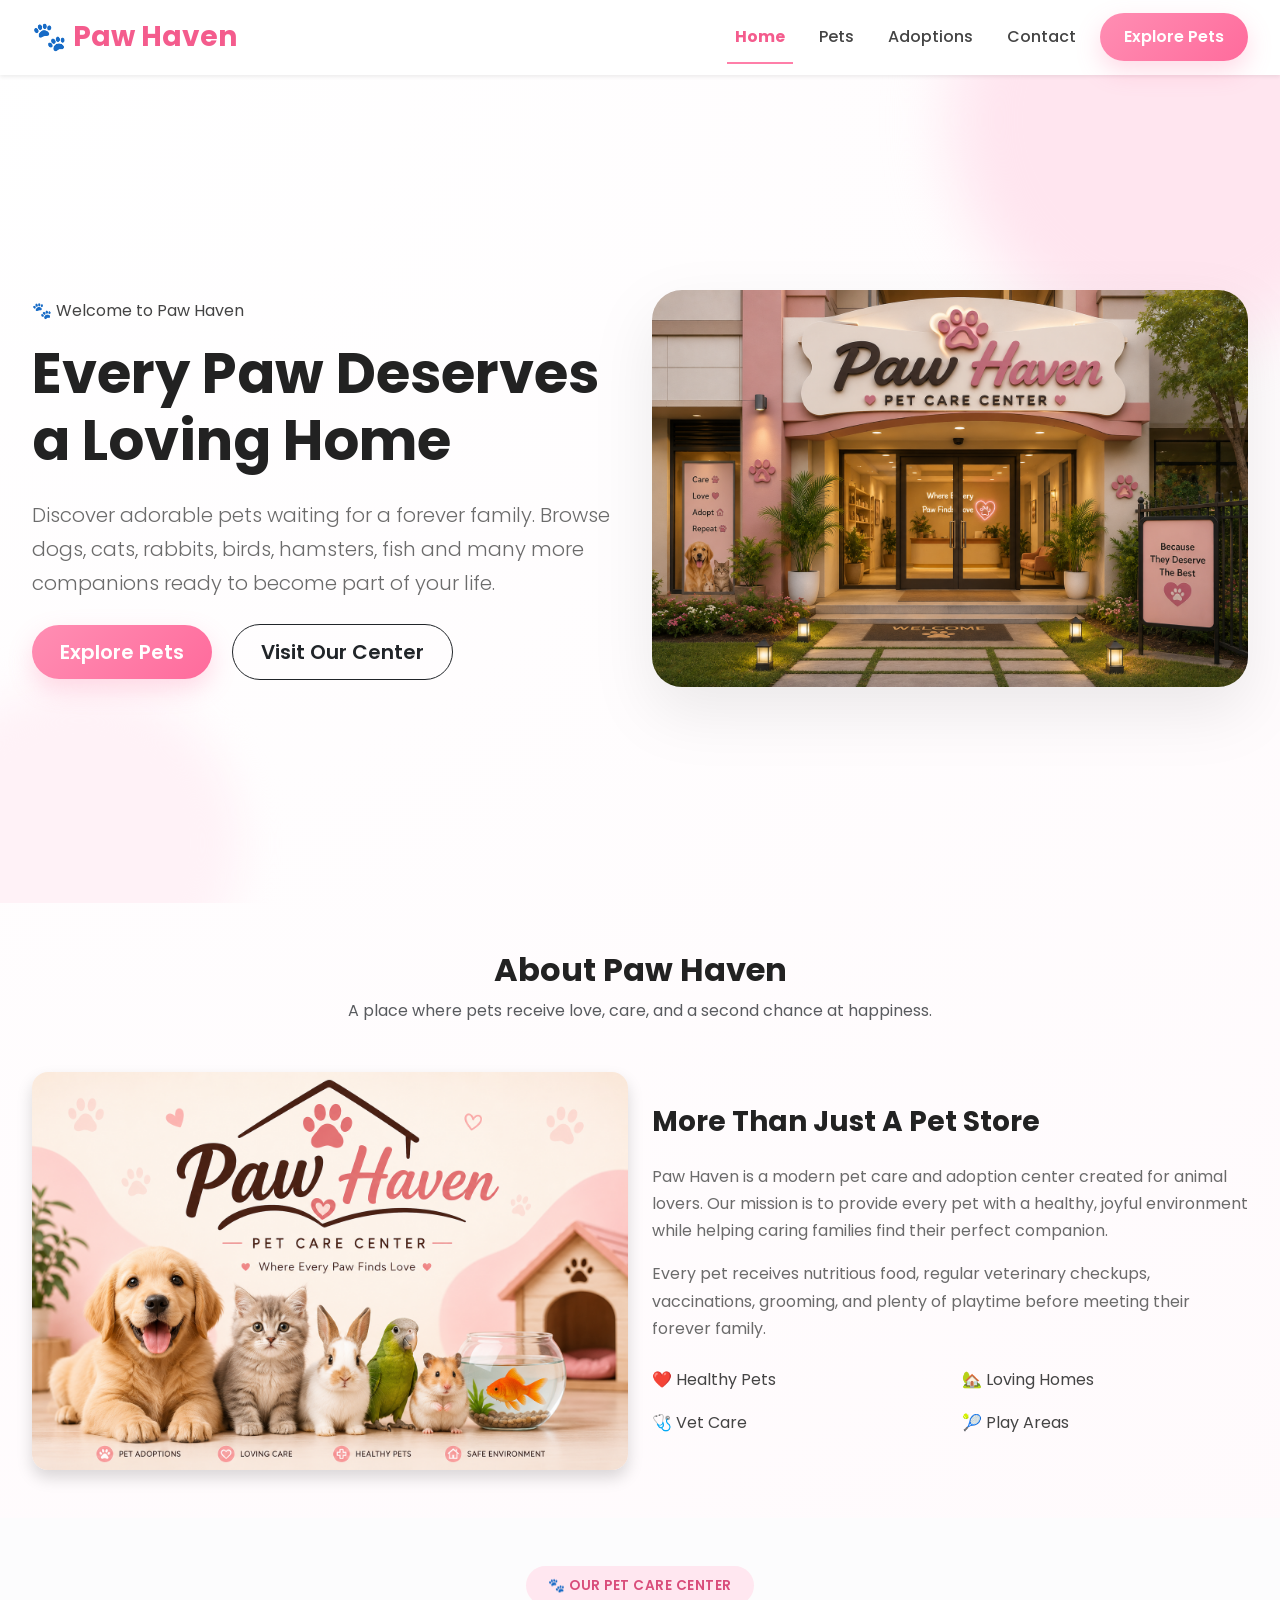
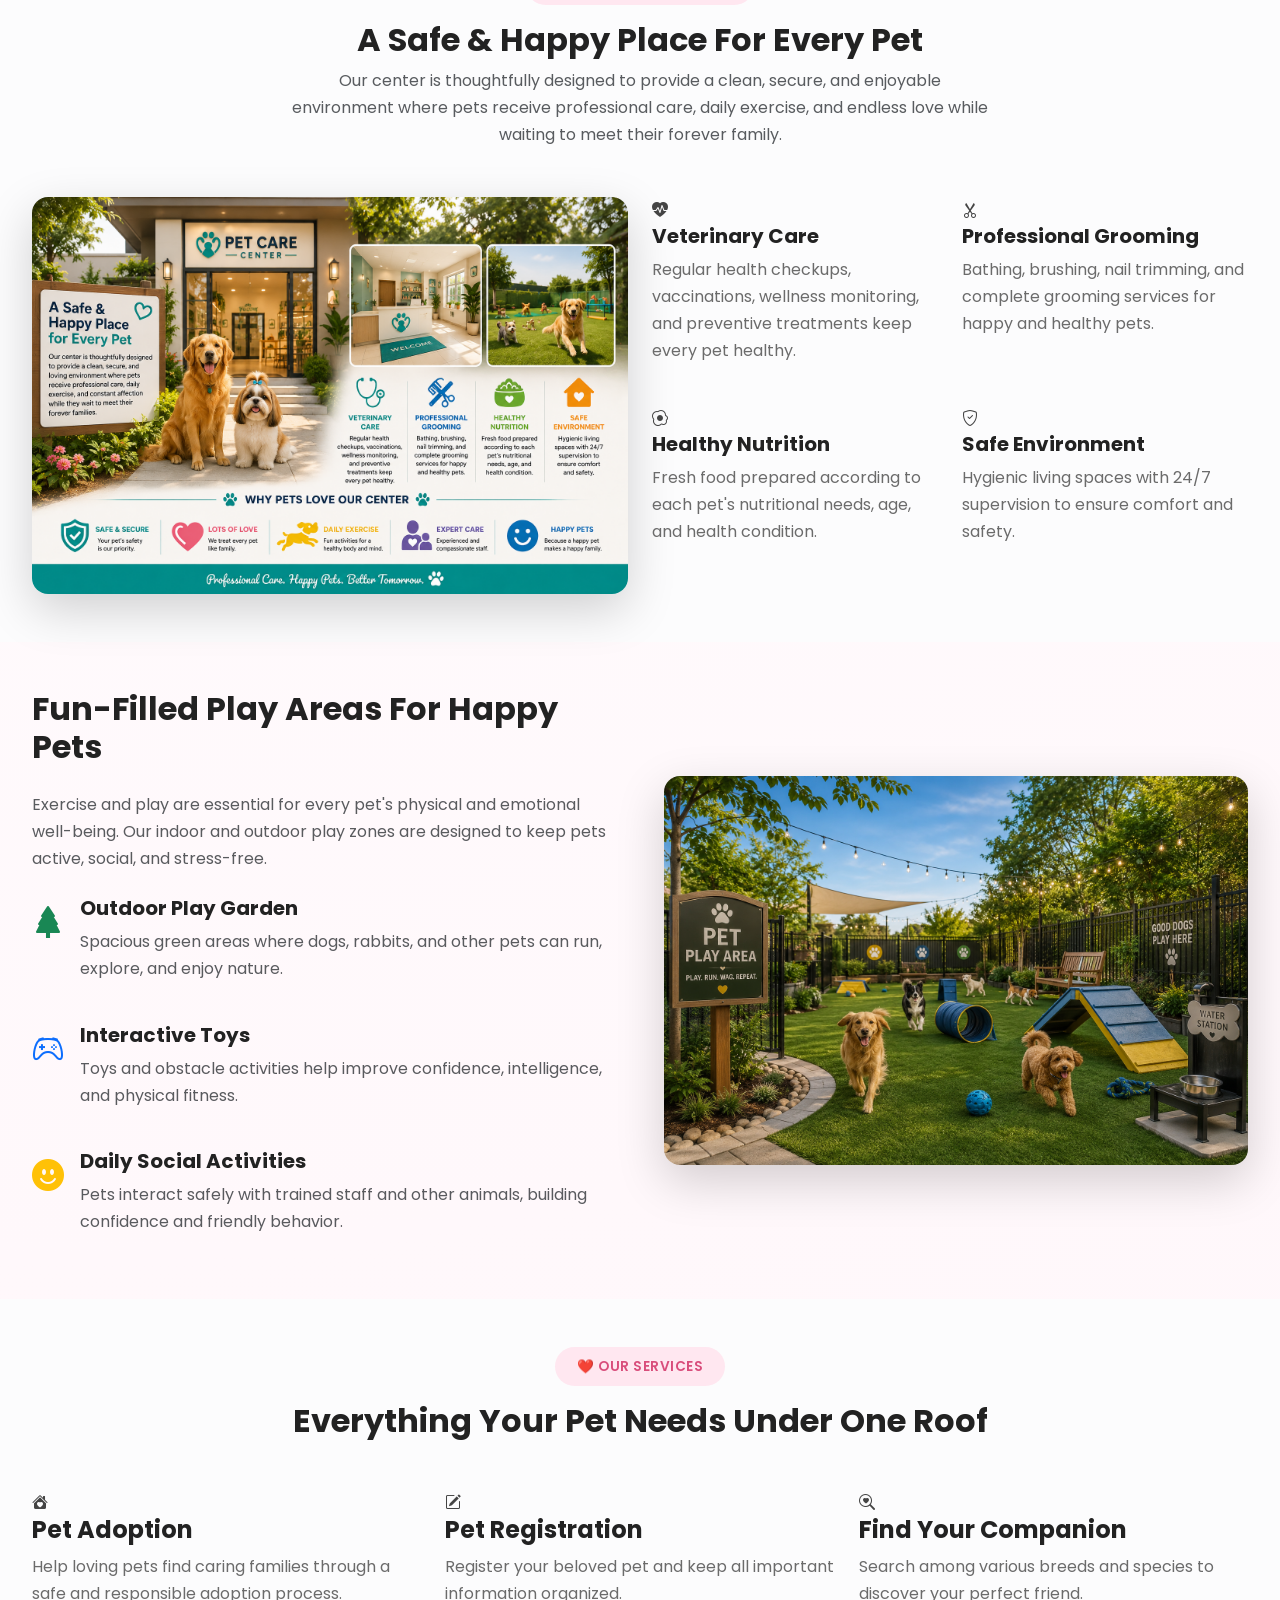
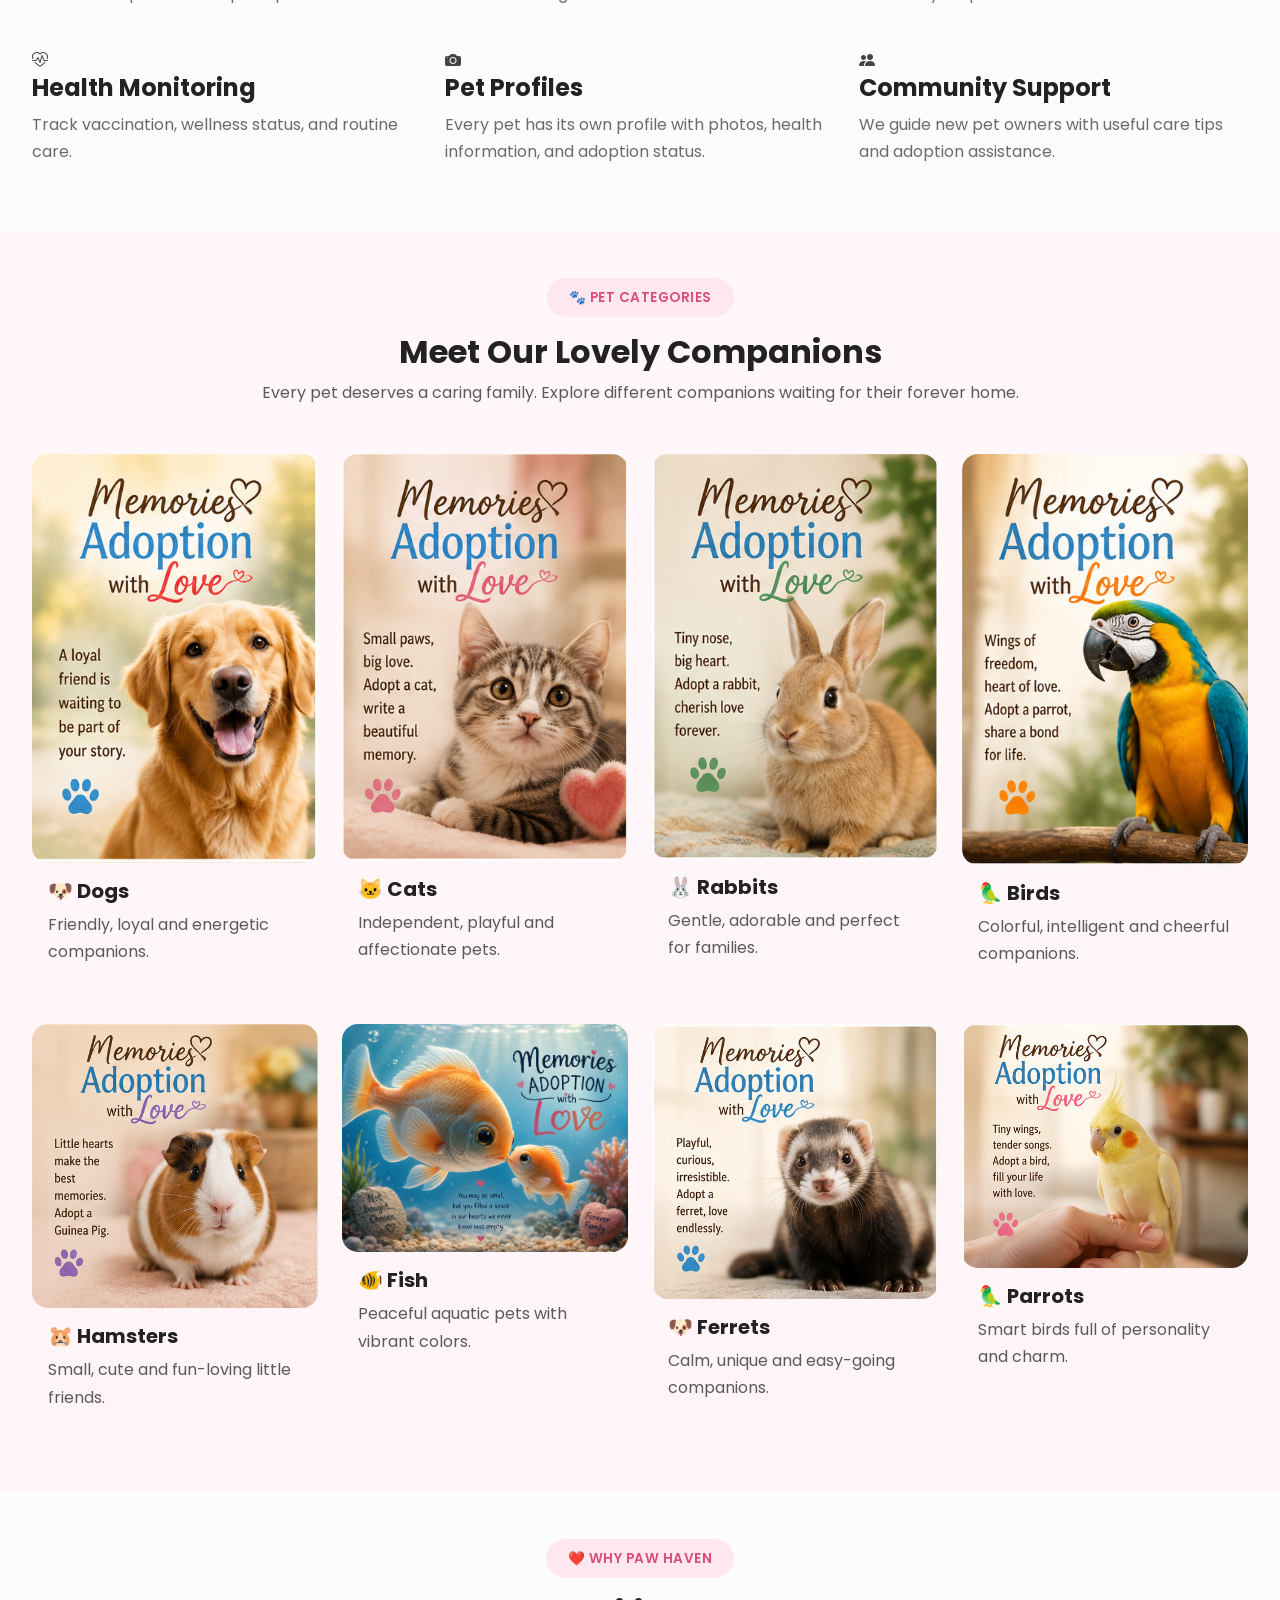
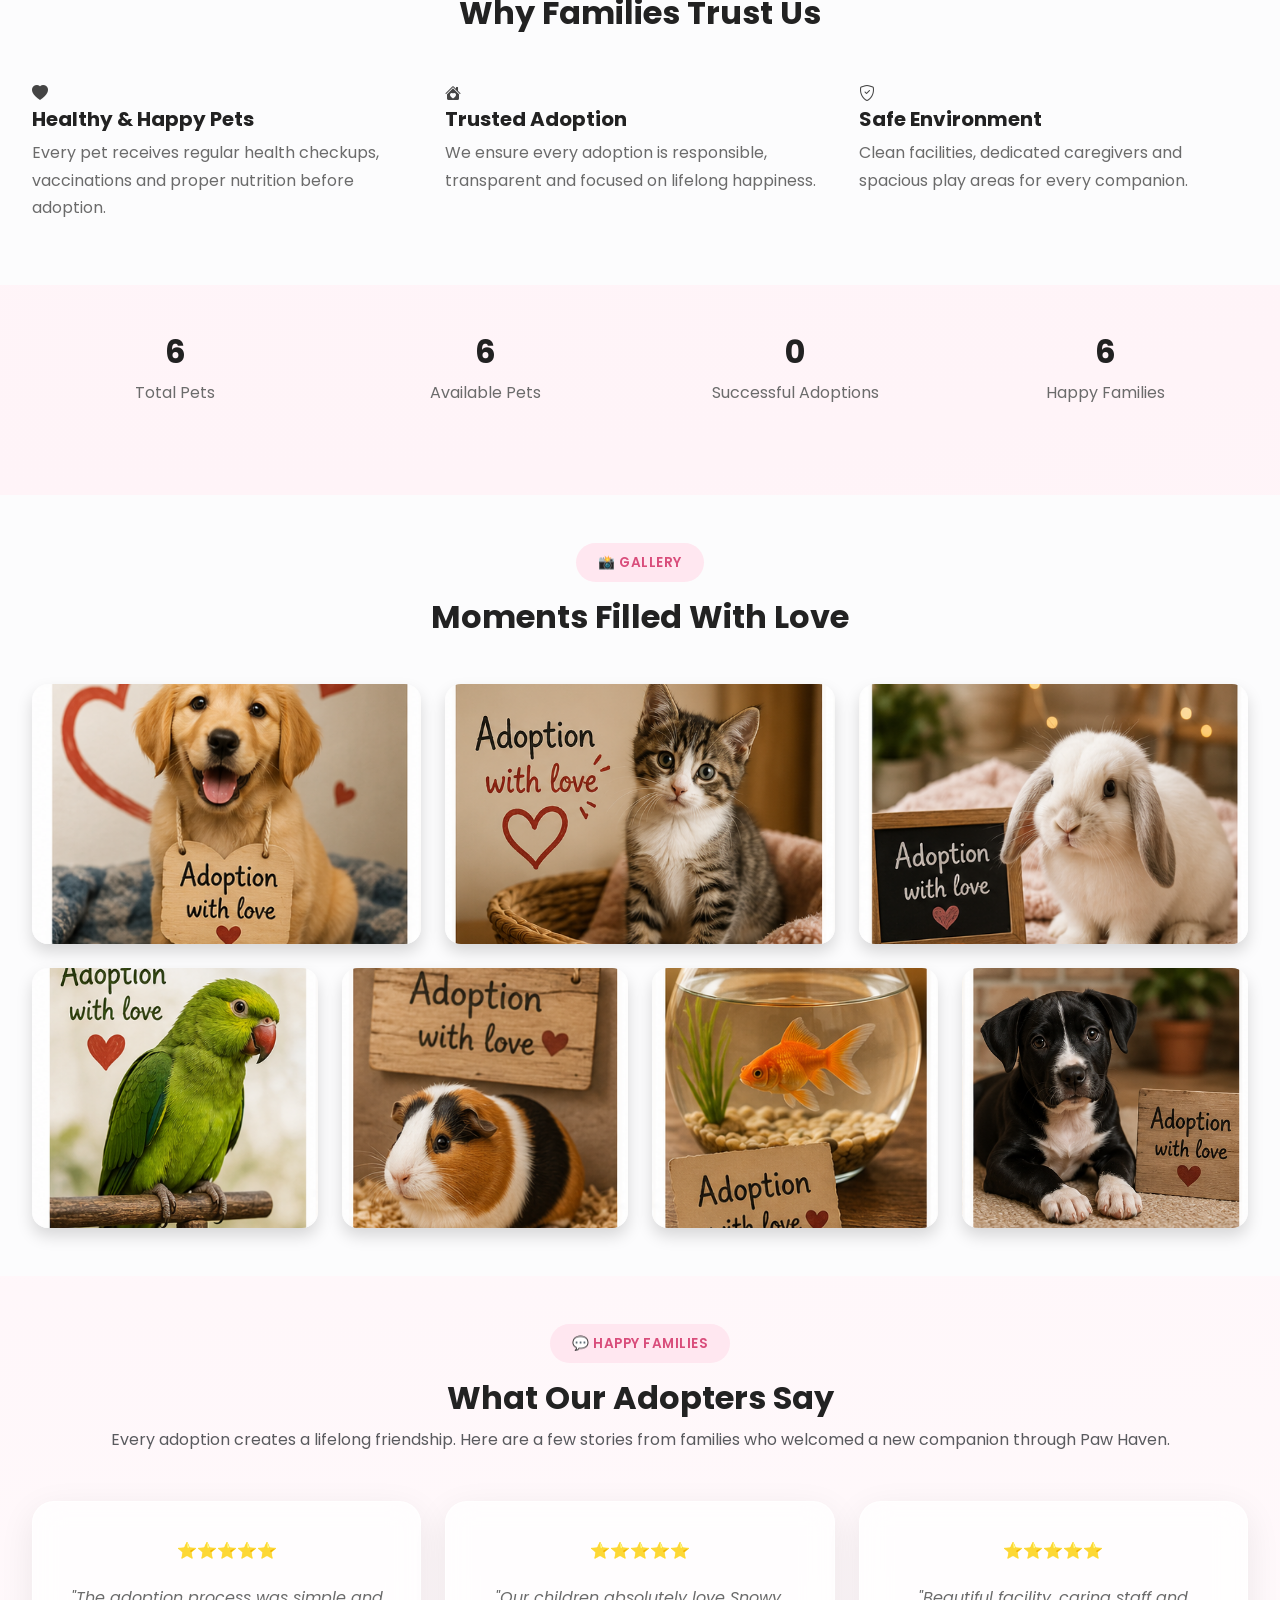
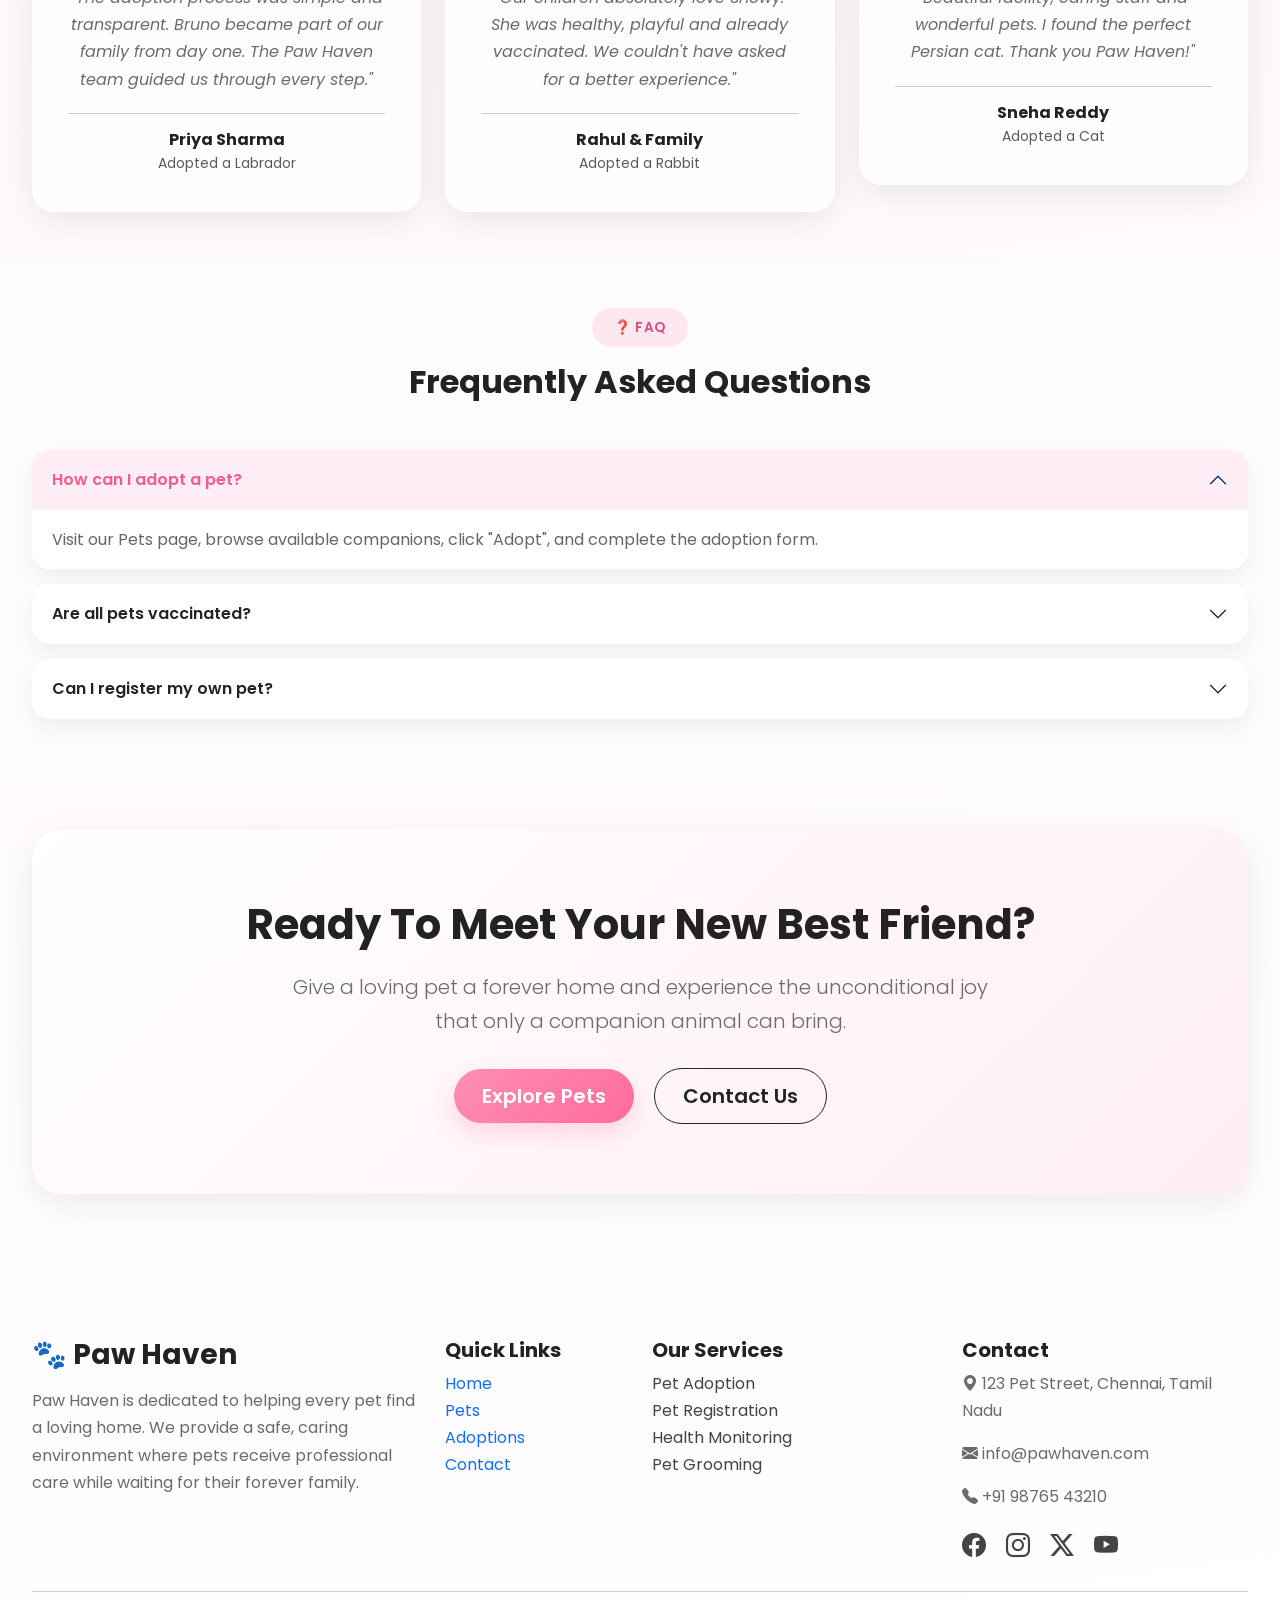
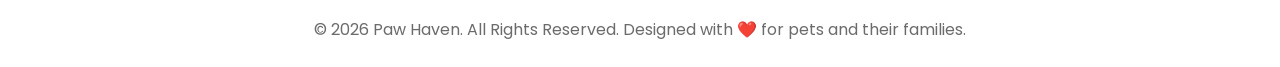
<file: index.html>
<!DOCTYPE html>
<html lang="en">

<head>

    <meta charset="UTF-8">
    <meta name="viewport" content="width=device-width, initial-scale=1.0">

    <title>Paw Haven | Pet Care & Adoption</title>

    <!-- Bootstrap CSS -->
    <link href="https://cdn.jsdelivr.net/npm/bootstrap@5.3.3/dist/css/bootstrap.min.css" rel="stylesheet">

    <!-- Bootstrap Icons -->
    <link href="https://cdn.jsdelivr.net/npm/bootstrap-icons@1.11.3/font/bootstrap-icons.css" rel="stylesheet">

    <!-- Google Fonts -->
    <link href="https://fonts.googleapis.com/css2?family=Poppins:wght@300;400;500;600;700&display=swap" rel="stylesheet">

    <!-- Custom CSS -->
    <link rel="stylesheet" href="./style.css">

</head>

<body>

<!-- ================= NAVBAR ================= -->

<nav class="navbar navbar-expand-lg navbar-light bg-white shadow-sm sticky-top">

    <div class="container">

        <a class="navbar-brand fw-bold fs-3" href="index.html">
            🐾 Paw Haven
        </a>

        <button class="navbar-toggler"
                type="button"
                data-bs-toggle="collapse"
                data-bs-target="#navbar">

            <span class="navbar-toggler-icon"></span>

        </button>

        <div class="collapse navbar-collapse" id="navbar">

            <ul class="navbar-nav ms-auto align-items-lg-center">

                <li class="nav-item">
                    <a class="nav-link active" href="index.html">Home</a>
                </li>

                <li class="nav-item">
                    <a class="nav-link" href="pets.html">Pets</a>
                </li>

                <li class="nav-item">
                    <a class="nav-link" href="adoptions.html">Adoptions</a>
                </li>

                <li class="nav-item">
                    <a class="nav-link" href="contact.html">Contact</a>
                </li>

                <li class="nav-item ms-lg-3">

                    <a href="pets.html"
                       class="btn btn-pink rounded-pill px-4">

                        Explore Pets

                    </a>

                </li>

            </ul>

        </div>

    </div>

</nav>

<!-- ================= HERO ================= -->

<section class="hero-section py-5">

    <div class="container">

        <div class="row align-items-center">

            <div class="col-lg-6">

                <span class="hero-tag">
                    🐾 Welcome to Paw Haven
                </span>

                <h1 class="display-4 fw-bold mt-3">

                    Every Paw
                    Deserves
                    a Loving Home

                </h1>

                <p class="lead mt-4">

                    Discover adorable pets waiting for a forever family.
                    Browse dogs, cats, rabbits, birds, hamsters,
                    fish and many more companions ready to become
                    part of your life.

                </p>

                <div class="mt-4">

                    <a href="pets.html"
                       class="btn btn-pink btn-lg me-3">

                        Explore Pets

                    </a>

                    <a href="contact.html"
                       class="btn btn-outline-dark btn-lg">

                        Visit Our Center

                    </a>

                </div>

            </div>

            <div class="col-lg-6 text-center">

                <img src="./H1.png"
                     class="img-fluid hero-image"
                     alt="Hero Pets">

            </div>

        </div>

    </div>

</section>

<!-- ================= ABOUT ================= -->

<section class="py-5">

    <div class="container">

        <div class="text-center mb-5">

            <h2 class="fw-bold">

                About Paw Haven

            </h2>

            <p class="text-muted">

                A place where pets receive love, care,
                and a second chance at happiness.

            </p>

        </div>

        <div class="row align-items-center">

            <div class="col-lg-6">

                <img src="./H2.png"
                     class="img-fluid rounded-4 shadow"
                     alt="Pet Care Center">

            </div>

            <div class="col-lg-6">

                <h3 class="fw-bold mb-4">

                    More Than Just
                    A Pet Store

                </h3>

                <p>

                    Paw Haven is a modern pet care and adoption
                    center created for animal lovers.
                    Our mission is to provide every pet with
                    a healthy, joyful environment while helping
                    caring families find their perfect companion.

                </p>

                <p>

                    Every pet receives nutritious food,
                    regular veterinary checkups,
                    vaccinations, grooming,
                    and plenty of playtime before
                    meeting their forever family.

                </p>

                <div class="row mt-4">

                    <div class="col-6 mb-3">

                        <div class="feature-box">

                            ❤️ Healthy Pets

                        </div>

                    </div>

                    <div class="col-6 mb-3">

                        <div class="feature-box">

                            🏡 Loving Homes

                        </div>

                    </div>

                    <div class="col-6">

                        <div class="feature-box">

                            🩺 Vet Care

                        </div>

                    </div>

                    <div class="col-6">

                        <div class="feature-box">

                            🎾 Play Areas

                        </div>

                    </div>

                </div>

            </div>

        </div>

    </div>

</section>

<!-- ================= OUR PET CARE CENTER ================= -->

<section class="py-5 bg-light-subtle">

    <div class="container">

        <div class="text-center mb-5">

            <span class="section-badge">
                🐾 OUR PET CARE CENTER
            </span>

            <h2 class="fw-bold mt-3">
                A Safe & Happy Place For Every Pet
            </h2>

            <p class="text-muted mx-auto" style="max-width:700px;">

                Our center is thoughtfully designed to provide a clean,
                secure, and enjoyable environment where pets receive
                professional care, daily exercise, and endless love while
                waiting to meet their forever family.

            </p>

        </div>

        <div class="row g-4">

            <div class="col-lg-6">

                <img src="./H3.png"
                     class="img-fluid rounded-4 shadow-lg"
                     alt="Pet Care Center">

            </div>

            <div class="col-lg-6">

                <div class="row g-4">

                    <div class="col-md-6">

                        <div class="service-card h-100">

                            <i class="bi bi-heart-pulse-fill service-icon"></i>

                            <h5>Veterinary Care</h5>

                            <p>

                                Regular health checkups, vaccinations,
                                wellness monitoring, and preventive
                                treatments keep every pet healthy.

                            </p>

                        </div>

                    </div>

                    <div class="col-md-6">

                        <div class="service-card h-100">

                            <i class="bi bi-scissors service-icon"></i>

                            <h5>Professional Grooming</h5>

                            <p>

                                Bathing, brushing, nail trimming,
                                and complete grooming services
                                for happy and healthy pets.

                            </p>

                        </div>

                    </div>

                    <div class="col-md-6">

                        <div class="service-card h-100">

                            <i class="bi bi-egg-fried service-icon"></i>

                            <h5>Healthy Nutrition</h5>

                            <p>

                                Fresh food prepared according to
                                each pet's nutritional needs,
                                age, and health condition.

                            </p>

                        </div>

                    </div>

                    <div class="col-md-6">

                        <div class="service-card h-100">

                            <i class="bi bi-shield-check service-icon"></i>

                            <h5>Safe Environment</h5>

                            <p>

                                Hygienic living spaces with
                                24/7 supervision to ensure
                                comfort and safety.

                            </p>

                        </div>

                    </div>

                </div>

            </div>

        </div>

    </div>

</section>

<!-- ================= PLAY AREA ================= -->

<section class="py-5">

    <div class="container">

        <div class="row align-items-center g-5">

            <div class="col-lg-6">

                <h2 class="fw-bold">

                    Fun-Filled Play Areas
                    For Happy Pets

                </h2>

                <p class="text-muted mt-4">

                    Exercise and play are essential for every pet's
                    physical and emotional well-being.
                    Our indoor and outdoor play zones are designed
                    to keep pets active, social, and stress-free.

                </p>

                <div class="mt-4">

                    <div class="d-flex mb-4">

                        <div class="me-3">

                            <i class="bi bi-tree-fill fs-2 text-success"></i>

                        </div>

                        <div>

                            <h5>Outdoor Play Garden</h5>

                            <p class="text-muted">

                                Spacious green areas where dogs,
                                rabbits, and other pets can run,
                                explore, and enjoy nature.

                            </p>

                        </div>

                    </div>

                    <div class="d-flex mb-4">

                        <div class="me-3">

                            <i class="bi bi-controller fs-2 text-primary"></i>

                        </div>

                        <div>

                            <h5>Interactive Toys</h5>

                            <p class="text-muted">

                                Toys and obstacle activities help
                                improve confidence, intelligence,
                                and physical fitness.

                            </p>

                        </div>

                    </div>

                    <div class="d-flex">

                        <div class="me-3">

                            <i class="bi bi-emoji-smile-fill fs-2 text-warning"></i>

                        </div>

                        <div>

                            <h5>Daily Social Activities</h5>

                            <p class="text-muted">

                                Pets interact safely with trained
                                staff and other animals, building
                                confidence and friendly behavior.

                            </p>

                        </div>

                    </div>

                </div>

            </div>

            <div class="col-lg-6">

                <img src="./H4.png"
                     class="img-fluid rounded-4 shadow-lg"
                     alt="Pet Play Area">

            </div>

        </div>

    </div>

</section>

<!-- ================= OUR SERVICES ================= -->

<section class="py-5 bg-light-subtle">

    <div class="container">

        <div class="text-center mb-5">

            <span class="section-badge">
                ❤️ OUR SERVICES
            </span>

            <h2 class="fw-bold mt-3">

                Everything Your Pet Needs
                Under One Roof

            </h2>

        </div>

        <div class="row g-4">

            <div class="col-lg-4 col-md-6">

                <div class="service-card">

                    <i class="bi bi-house-heart-fill service-icon"></i>

                    <h4>Pet Adoption</h4>

                    <p>

                        Help loving pets find caring
                        families through a safe and
                        responsible adoption process.

                    </p>

                </div>

            </div>

            <div class="col-lg-4 col-md-6">

                <div class="service-card">

                    <i class="bi bi-pencil-square service-icon"></i>

                    <h4>Pet Registration</h4>

                    <p>

                        Register your beloved pet
                        and keep all important
                        information organized.

                    </p>

                </div>

            </div>

            <div class="col-lg-4 col-md-6">

                <div class="service-card">

                    <i class="bi bi-search-heart service-icon"></i>

                    <h4>Find Your Companion</h4>

                    <p>

                        Search among various
                        breeds and species to
                        discover your perfect friend.

                    </p>

                </div>

            </div>

            <div class="col-lg-4 col-md-6">

                <div class="service-card">

                    <i class="bi bi-heart-pulse service-icon"></i>

                    <h4>Health Monitoring</h4>

                    <p>

                        Track vaccination,
                        wellness status,
                        and routine care.

                    </p>

                </div>

            </div>

            <div class="col-lg-4 col-md-6">

                <div class="service-card">

                    <i class="bi bi-camera-fill service-icon"></i>

                    <h4>Pet Profiles</h4>

                    <p>

                        Every pet has its own
                        profile with photos,
                        health information,
                        and adoption status.

                    </p>

                </div>

            </div>

            <div class="col-lg-4 col-md-6">

                <div class="service-card">

                    <i class="bi bi-people-fill service-icon"></i>

                    <h4>Community Support</h4>

                    <p>

                        We guide new pet owners
                        with useful care tips
                        and adoption assistance.

                    </p>

                </div>

            </div>

        </div>

    </div>

</section>

<!-- ================= PET CATEGORIES ================= -->

<section class="py-5">

    <div class="container">

        <div class="text-center mb-5">

            <span class="section-badge">
                🐾 PET CATEGORIES
            </span>

            <h2 class="fw-bold mt-3">
                Meet Our Lovely Companions
            </h2>

            <p class="text-muted">
                Every pet deserves a caring family. Explore different
                companions waiting for their forever home.
            </p>

        </div>

        <div class="row g-4">

            <div class="col-lg-3 col-md-6">
                <div class="category-card">
                    <img src="./H6-1.png" class="img-fluid rounded-4" alt="">
                    <div class="p-3">
                        <h5>🐶 Dogs</h5>
                        <p class="text-muted">Friendly, loyal and energetic companions.</p>
                    </div>
                </div>
            </div>

            <div class="col-lg-3 col-md-6">
                <div class="category-card">
                    <img src="./H6-2.png" class="img-fluid rounded-4" alt="">
                    <div class="p-3">
                        <h5>🐱 Cats</h5>
                        <p class="text-muted">Independent, playful and affectionate pets.</p>
                    </div>
                </div>
            </div>

            <div class="col-lg-3 col-md-6">
                <div class="category-card">
                    <img src="./H6-3.png" class="img-fluid rounded-4" alt="">
                    <div class="p-3">
                        <h5>🐰 Rabbits</h5>
                        <p class="text-muted">Gentle, adorable and perfect for families.</p>
                    </div>
                </div>
            </div>

            <div class="col-lg-3 col-md-6">
                <div class="category-card">
                    <img src="./H6-4.png" class="img-fluid rounded-4" alt="">
                    <div class="p-3">
                        <h5>🦜 Birds</h5>
                        <p class="text-muted">Colorful, intelligent and cheerful companions.</p>
                    </div>
                </div>
            </div>

            <div class="col-lg-3 col-md-6">
                <div class="category-card">
                    <img src="./H6-5.png" class="img-fluid rounded-4" alt="">
                    <div class="p-3">
                        <h5>🐹 Hamsters</h5>
                        <p class="text-muted">Small, cute and fun-loving little friends.</p>
                    </div>
                </div>
            </div>

            <div class="col-lg-3 col-md-6">
                <div class="category-card">
                    <img src="./H6-6.png" class="img-fluid rounded-4" alt="">
                    <div class="p-3">
                        <h5>🐠 Fish</h5>
                        <p class="text-muted">Peaceful aquatic pets with vibrant colors.</p>
                    </div>
                </div>
            </div>

            <div class="col-lg-3 col-md-6">
                <div class="category-card">
                    <img src="./H6-7.png" class="img-fluid rounded-4" alt="">
                    <div class="p-3">
                        <h5>🐶 Ferrets</h5>
                        <p class="text-muted">Calm, unique and easy-going companions.</p>
                    </div>
                </div>
            </div>

            <div class="col-lg-3 col-md-6">
                <div class="category-card">
                    <img src="./H6-8.png" class="img-fluid rounded-4" alt="">
                    <div class="p-3">
                        <h5>🦜 Parrots</h5>
                        <p class="text-muted">Smart birds full of personality and charm.</p>
                    </div>
                </div>
            </div>

        </div>

    </div>

</section>

<!-- ================= WHY CHOOSE US ================= -->

<section class="py-5 bg-light-subtle">

    <div class="container">

        <div class="text-center mb-5">

            <span class="section-badge">
                ❤️ WHY PAW HAVEN
            </span>

            <h2 class="fw-bold mt-3">
                Why Families Trust Us
            </h2>

        </div>

        <div class="row g-4">

            <div class="col-lg-4">

                <div class="choose-card">

                    <i class="bi bi-heart-fill"></i>

                    <h5>Healthy & Happy Pets</h5>

                    <p>
                        Every pet receives regular health checkups,
                        vaccinations and proper nutrition before adoption.
                    </p>

                </div>

            </div>

            <div class="col-lg-4">

                <div class="choose-card">

                    <i class="bi bi-house-heart-fill"></i>

                    <h5>Trusted Adoption</h5>

                    <p>
                        We ensure every adoption is responsible,
                        transparent and focused on lifelong happiness.
                    </p>

                </div>

            </div>

            <div class="col-lg-4">

                <div class="choose-card">

                    <i class="bi bi-shield-check"></i>

                    <h5>Safe Environment</h5>

                    <p>
                        Clean facilities, dedicated caregivers and
                        spacious play areas for every companion.
                    </p>

                </div>

            </div>

        </div>

    </div>

</section>

<!-- ================= STATISTICS ================= -->

<section class="py-5">

    <div class="container">

        <div class="row text-center">

            <div class="col-lg-3 col-md-6 mb-4">

                <div class="stats-card">

                    <h2 id="totalPets">0</h2>

                    <p>Total Pets</p>

                </div>

            </div>

            <div class="col-lg-3 col-md-6 mb-4">

                <div class="stats-card">

                    <h2 id="availablePets">0</h2>

                    <p>Available Pets</p>

                </div>

            </div>

            <div class="col-lg-3 col-md-6 mb-4">

                <div class="stats-card">

                    <h2 id="adoptedPets">0</h2>

                    <p>Successful Adoptions</p>

                </div>

            </div>

            <div class="col-lg-3 col-md-6 mb-4">

                <div class="stats-card">

                    <h2 id="users">0</h2>

                    <p>Happy Families</p>

                </div>

            </div>

        </div>

    </div>

</section>

<!-- ================= GALLERY ================= -->

<section class="py-5 bg-light-subtle">

    <div class="container">

        <div class="text-center mb-5">

            <span class="section-badge">
                📸 GALLERY
            </span>

            <h2 class="fw-bold mt-3">
                Moments Filled With Love
            </h2>

        </div>

        <div class="row g-4">

            <div class="col-lg-4">
                <img src="./H5-1.png"
                     class="img-fluid rounded-4 shadow gallery-img"
                     alt="">
            </div>

            <div class="col-lg-4">
                <img src="./H5-2.png"
                     class="img-fluid rounded-4 shadow gallery-img"
                     alt="">
            </div>

            <div class="col-lg-4">
                <img src="./H5-3.png"
                     class="img-fluid rounded-4 shadow gallery-img"
                     alt="">
            </div>

            <div class="col-lg-3">
                <img src="./H5-4.png"
                     class="img-fluid rounded-4 shadow gallery-img"
                     alt="">
            </div>

            <div class="col-lg-3">
                <img src="./H5-5.png"
                     class="img-fluid rounded-4 shadow gallery-img"
                     alt="">
            </div>

            <div class="col-lg-3">
                <img src="./H5-6.png"
                     class="img-fluid rounded-4 shadow gallery-img"
                     alt="">
            </div>

            <div class="col-lg-3">
                <img src="./H5-7.png"
                     class="img-fluid rounded-4 shadow gallery-img"
                     alt="">
            </div>

        </div>

    </div>

</section>
<!-- ================= TESTIMONIALS ================= -->

<section class="py-5">

    <div class="container">

        <div class="text-center mb-5">

            <span class="section-badge">
                💬 HAPPY FAMILIES
            </span>

            <h2 class="fw-bold mt-3">
                What Our Adopters Say
            </h2>

            <p class="text-muted">
                Every adoption creates a lifelong friendship. Here are a few
                stories from families who welcomed a new companion through Paw Haven.
            </p>

        </div>

        <div class="row g-4">

            <div class="col-lg-4">

                <div class="testimonial-card">

                    <div class="mb-3">

                        ⭐⭐⭐⭐⭐

                    </div>

                    <p>

                        "The adoption process was simple and transparent.
                        Bruno became part of our family from day one.
                        The Paw Haven team guided us through every step."

                    </p>

                    <hr>

                    <h6 class="mb-0">Priya Sharma</h6>

                    <small class="text-muted">

                        Adopted a Labrador

                    </small>

                </div>

            </div>

            <div class="col-lg-4">

                <div class="testimonial-card">

                    <div class="mb-3">

                        ⭐⭐⭐⭐⭐

                    </div>

                    <p>

                        "Our children absolutely love Snowy.
                        She was healthy, playful and already vaccinated.
                        We couldn't have asked for a better experience."

                    </p>

                    <hr>

                    <h6 class="mb-0">

                        Rahul & Family

                    </h6>

                    <small class="text-muted">

                        Adopted a Rabbit

                    </small>

                </div>

            </div>

            <div class="col-lg-4">

                <div class="testimonial-card">

                    <div class="mb-3">

                        ⭐⭐⭐⭐⭐

                    </div>

                    <p>

                        "Beautiful facility, caring staff and wonderful pets.
                        I found the perfect Persian cat.
                        Thank you Paw Haven!"

                    </p>

                    <hr>

                    <h6 class="mb-0">

                        Sneha Reddy

                    </h6>

                    <small class="text-muted">

                        Adopted a Cat

                    </small>

                </div>

            </div>

        </div>

    </div>

</section>

<!-- ================= FAQ ================= -->

<section class="py-5 bg-light-subtle">

    <div class="container">

        <div class="text-center mb-5">

            <span class="section-badge">
                ❓ FAQ
            </span>

            <h2 class="fw-bold mt-3">

                Frequently Asked Questions

            </h2>

        </div>

        <div class="accordion" id="faq">

            <div class="accordion-item">

                <h2 class="accordion-header">

                    <button class="accordion-button"
                            data-bs-toggle="collapse"
                            data-bs-target="#q1">

                        How can I adopt a pet?

                    </button>

                </h2>

                <div id="q1"
                     class="accordion-collapse collapse show"
                     data-bs-parent="#faq">

                    <div class="accordion-body">

                        Visit our Pets page, browse available companions,
                        click "Adopt", and complete the adoption form.

                    </div>

                </div>

            </div>

            <div class="accordion-item">

                <h2 class="accordion-header">

                    <button class="accordion-button collapsed"
                            data-bs-toggle="collapse"
                            data-bs-target="#q2">

                        Are all pets vaccinated?

                    </button>

                </h2>

                <div id="q2"
                     class="accordion-collapse collapse"
                     data-bs-parent="#faq">

                    <div class="accordion-body">

                        Every pet receives regular health checkups and
                        vaccination records are maintained before adoption.

                    </div>

                </div>

            </div>

            <div class="accordion-item">

                <h2 class="accordion-header">

                    <button class="accordion-button collapsed"
                            data-bs-toggle="collapse"
                            data-bs-target="#q3">

                        Can I register my own pet?

                    </button>

                </h2>

                <div id="q3"
                     class="accordion-collapse collapse"
                     data-bs-parent="#faq">

                    <div class="accordion-body">

                        Yes. Owners can register, update,
                        and manage their pet information through
                        the Pets page.

                    </div>

                </div>

            </div>

        </div>

    </div>

</section>

<!-- ================= CALL TO ACTION ================= -->

<section class="py-5">

    <div class="container">

        <div class="cta-box text-center">

            <h2 class="fw-bold">

                Ready To Meet Your New Best Friend?

            </h2>

            <p class="lead mt-3">

                Give a loving pet a forever home and
                experience the unconditional joy that
                only a companion animal can bring.

            </p>

            <div class="mt-4">

                <a href="pets.html"
                   class="btn btn-pink btn-lg me-3">

                    Explore Pets

                </a>

                <a href="contact.html"
                   class="btn btn-outline-dark btn-lg">

                    Contact Us

                </a>

            </div>

        </div>

    </div>

</section>

<!-- =======================================================
                        LOADER
======================================================= -->

<div id="loader">

    <div class="text-center">

        <div class="spinner-border
                    text-pink"
             style="width:70px;height:70px;">

        </div>

        <h4 class="mt-4">

            Loading Pets...

        </h4>

    </div>

</div>

<!-- ================= FOOTER ================= -->

<footer class="pt-5 pb-4 mt-5">

    <div class="container">

        <div class="row">

            <div class="col-lg-4">

                <h3 class="fw-bold">

                    🐾 Paw Haven

                </h3>

                <p class="mt-3">

                    Paw Haven is dedicated to helping every
                    pet find a loving home. We provide a safe,
                    caring environment where pets receive
                    professional care while waiting for their
                    forever family.

                </p>

            </div>

            <div class="col-lg-2">

                <h5>Quick Links</h5>

                <ul class="list-unstyled">

                    <li><a href="index.html">Home</a></li>

                    <li><a href="pets.html">Pets</a></li>

                    <li><a href="adoptions.html">Adoptions</a></li>

                    <li><a href="contact.html">Contact</a></li>

                </ul>

            </div>

            <div class="col-lg-3">

                <h5>Our Services</h5>

                <ul class="list-unstyled">

                    <li>Pet Adoption</li>

                    <li>Pet Registration</li>

                    <li>Health Monitoring</li>

                    <li>Pet Grooming</li>

                </ul>

            </div>

            <div class="col-lg-3">

                <h5>Contact</h5>

                <p>

                    <i class="bi bi-geo-alt-fill"></i>

                    123 Pet Street,
                    Chennai, Tamil Nadu

                </p>

                <p>

                    <i class="bi bi-envelope-fill"></i>

                    info@pawhaven.com

                </p>

                <p>

                    <i class="bi bi-telephone-fill"></i>

                    +91 98765 43210

                </p>

                <div class="mt-3">

                    <i class="bi bi-facebook fs-4 me-3"></i>

                    <i class="bi bi-instagram fs-4 me-3"></i>

                    <i class="bi bi-twitter-x fs-4 me-3"></i>

                    <i class="bi bi-youtube fs-4"></i>

                </div>

            </div>

        </div>

        <hr class="my-4">

        <div class="text-center">

            <p class="mb-0">

                © 2026 Paw Haven. All Rights Reserved.
                Designed with ❤️ for pets and their families.

            </p>

        </div>

    </div>

</footer>

<!-- Bootstrap JS -->

<script src="https://cdn.jsdelivr.net/npm/bootstrap@5.3.3/dist/js/bootstrap.bundle.min.js"></script>

<!-- Main JS -->

<script src="./script.js"></script>

</body>

</html>
</file>
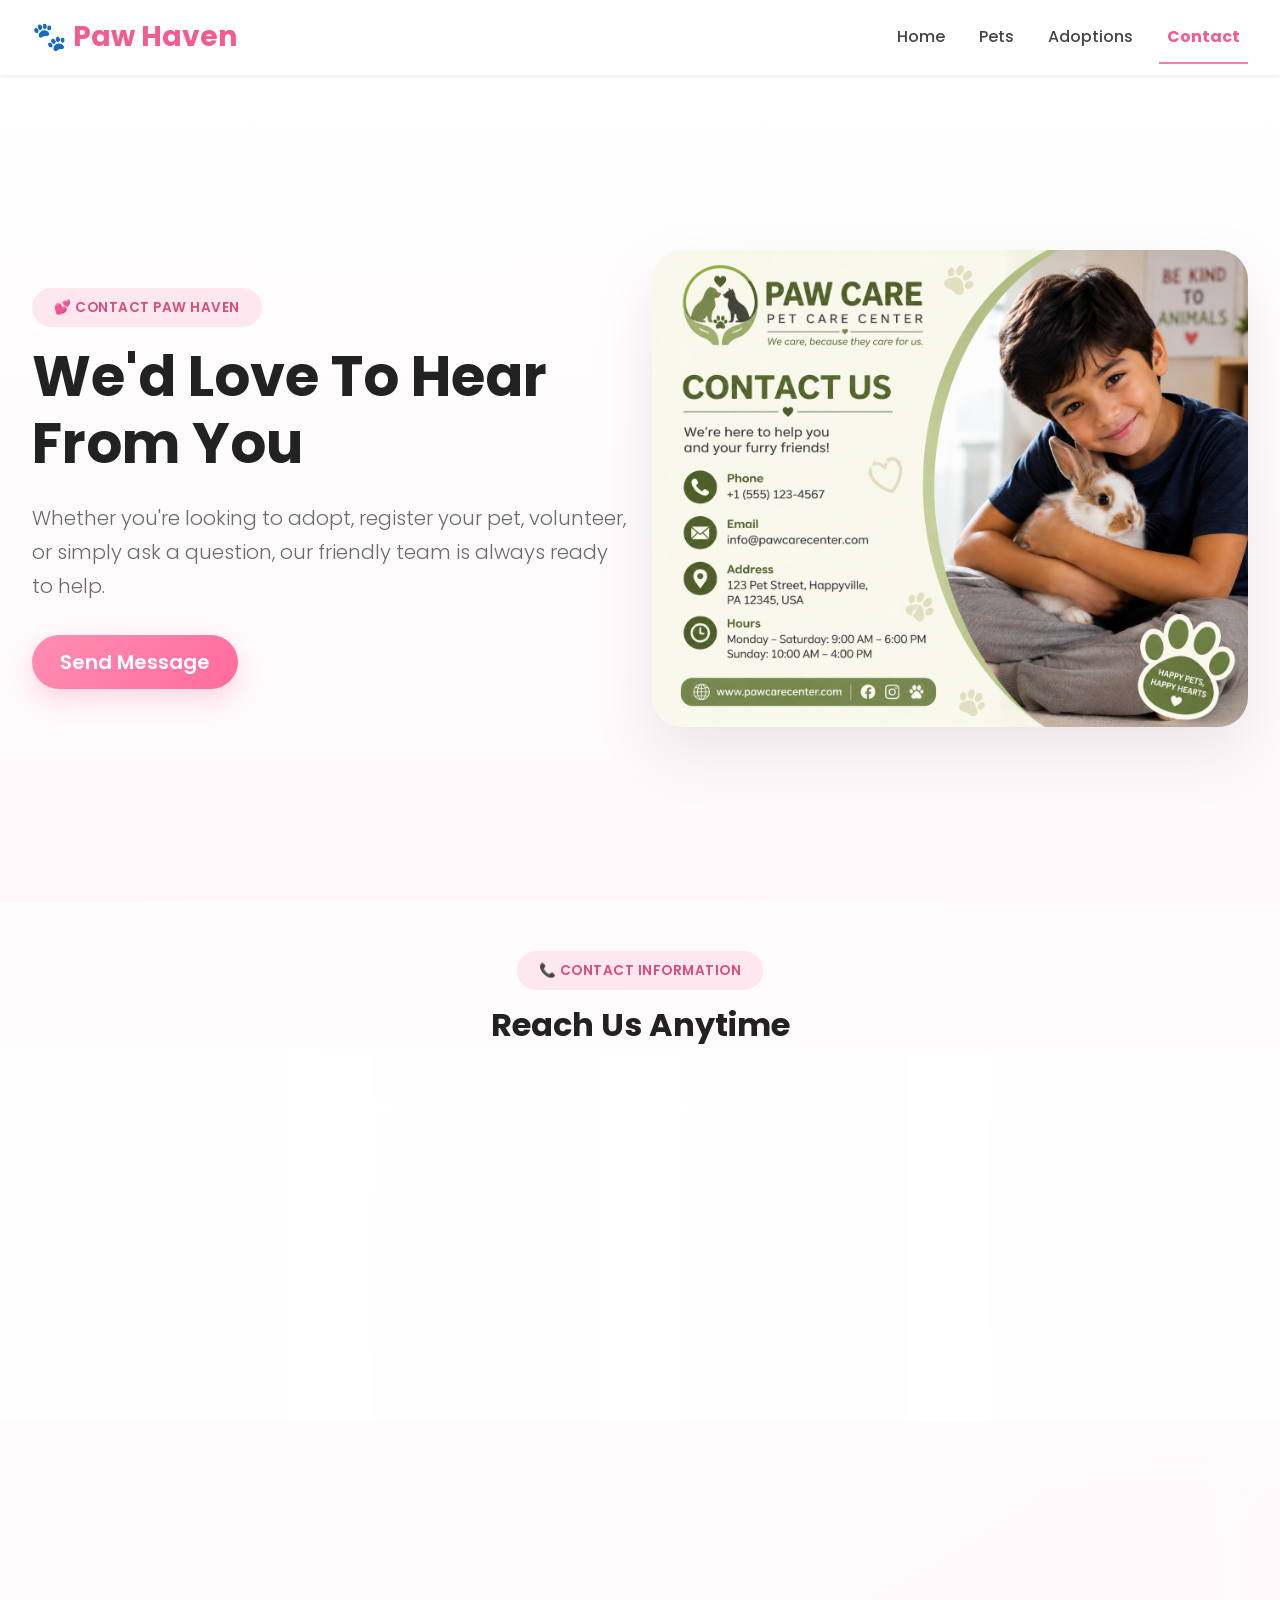
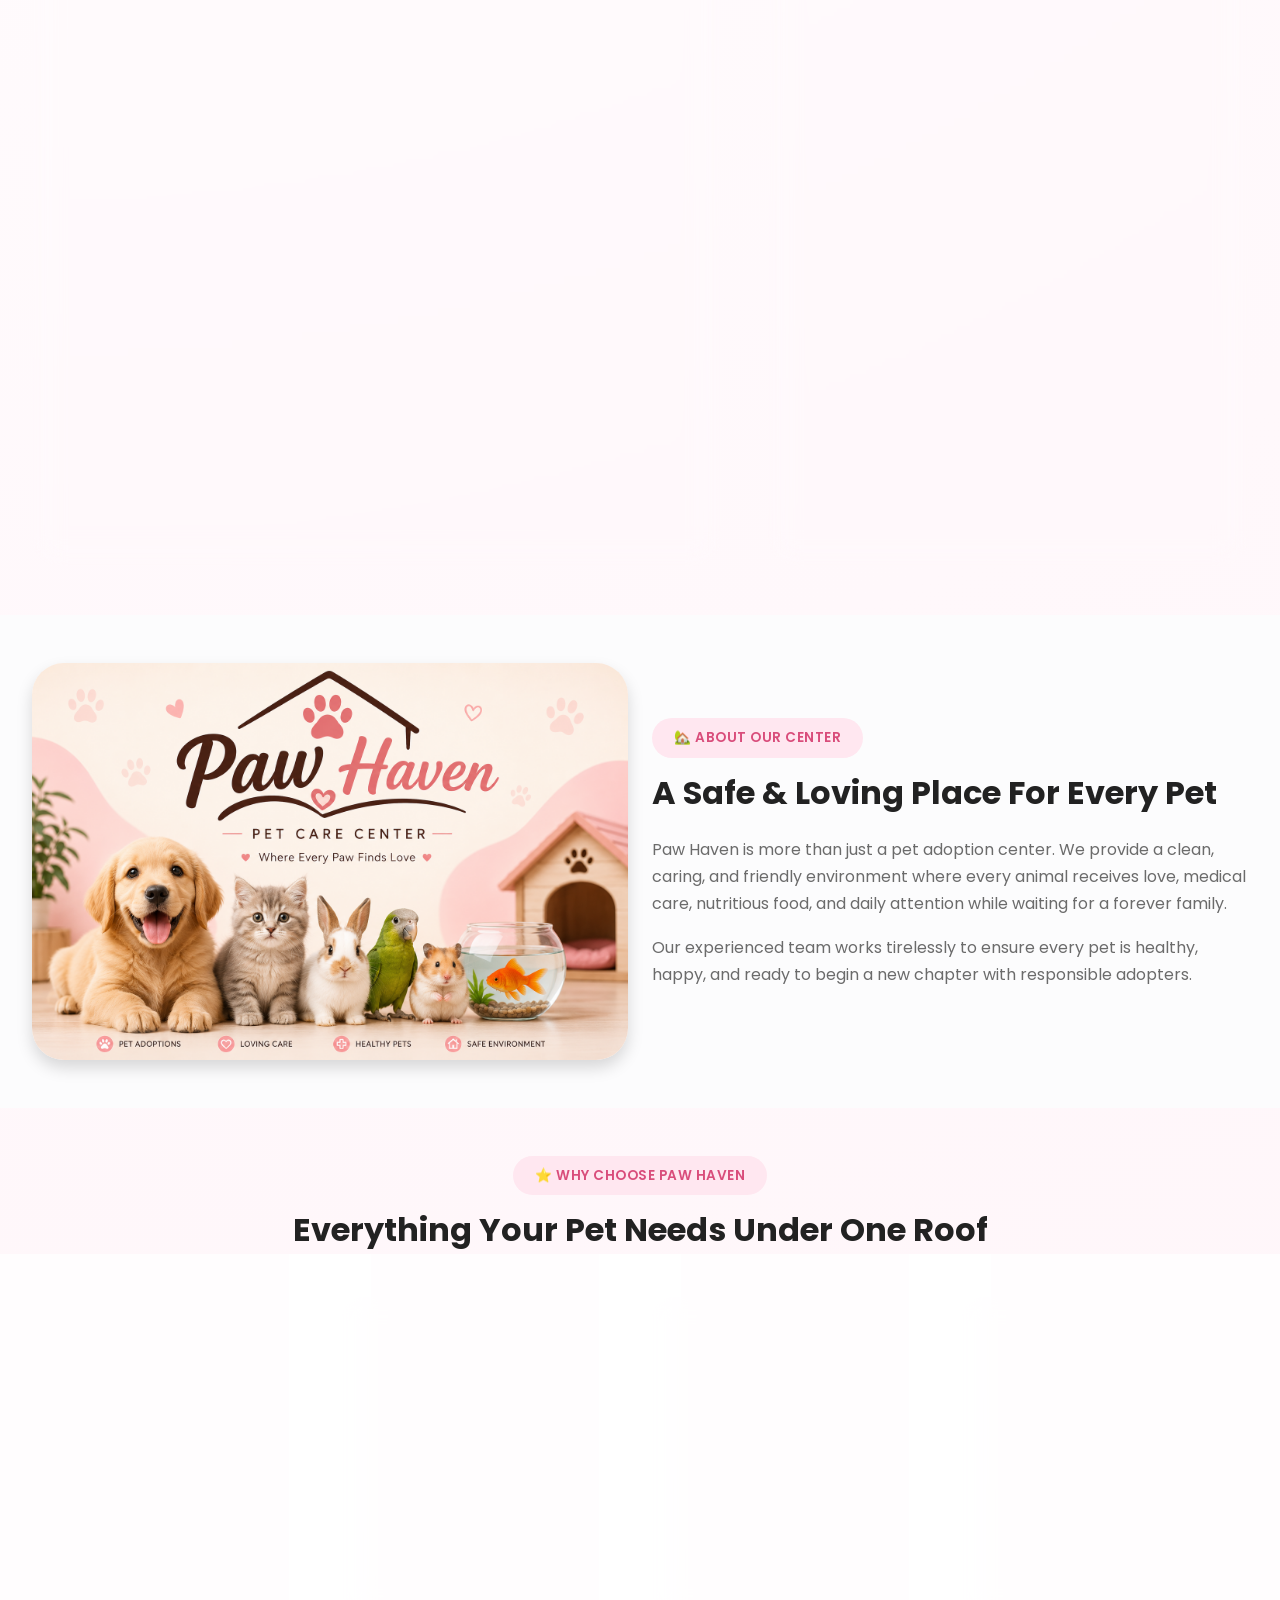
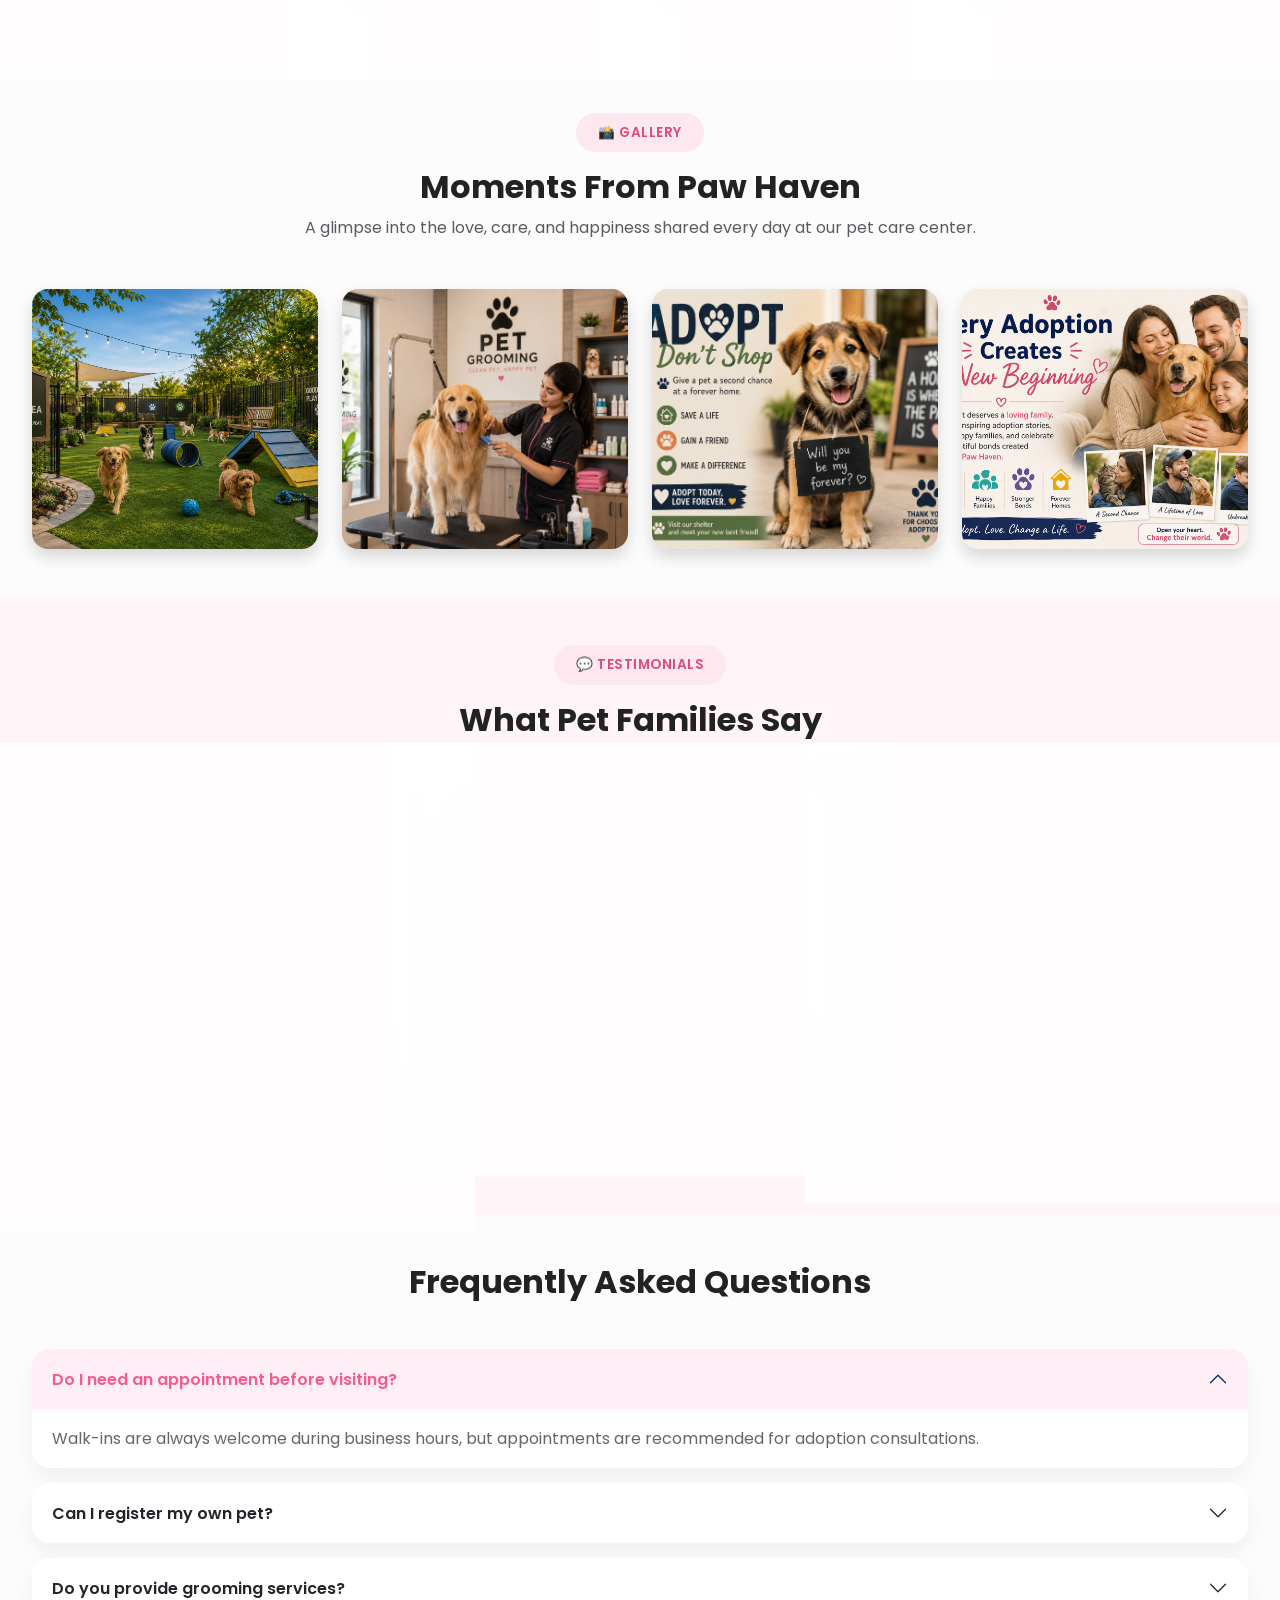
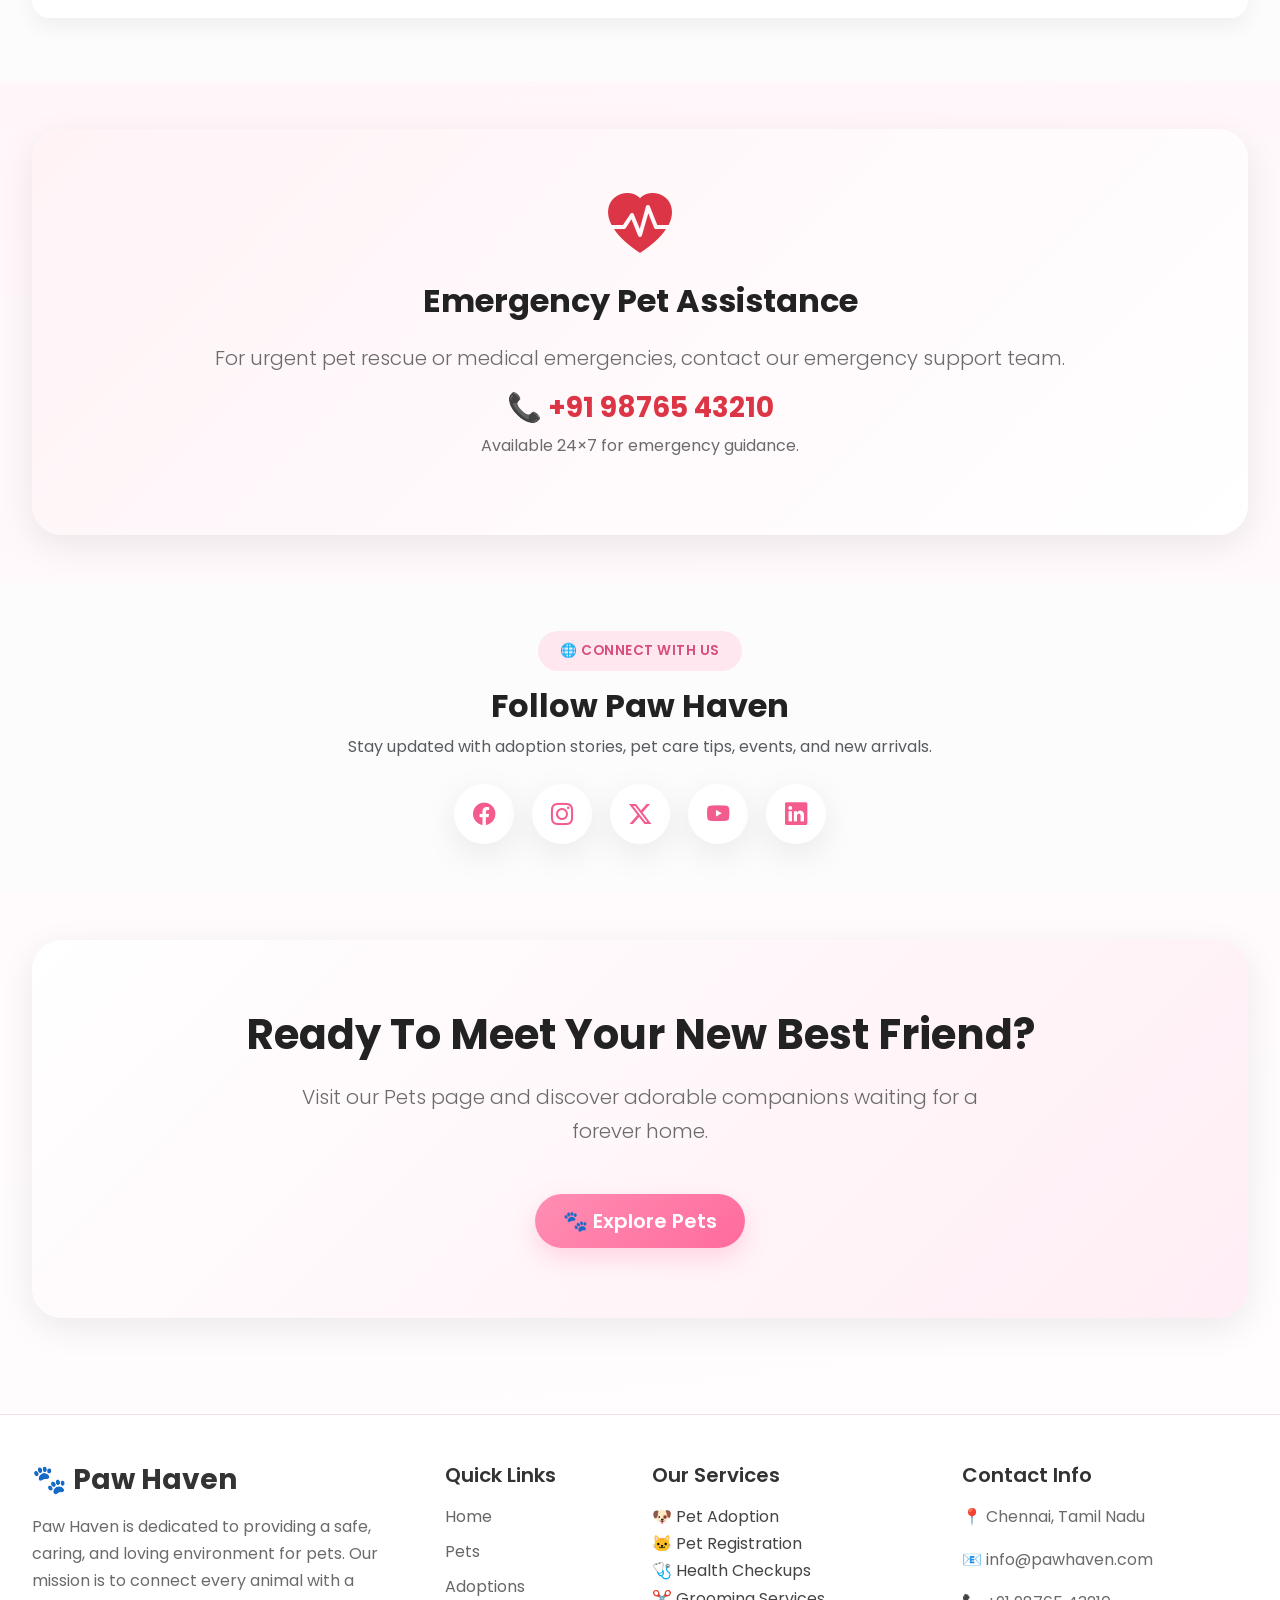
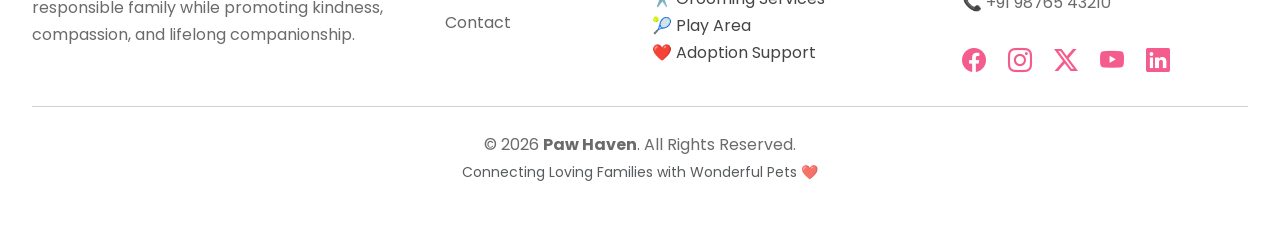
<file: contact.html>
<!DOCTYPE html>
<html lang="en">

<head>

    <meta charset="UTF-8">
    <meta name="viewport"
          content="width=device-width, initial-scale=1.0">

    <title>Contact Us | Paw Haven</title>

    <!-- Bootstrap -->

    <link href="https://cdn.jsdelivr.net/npm/bootstrap@5.3.3/dist/css/bootstrap.min.css"
          rel="stylesheet">

    <!-- Bootstrap Icons -->

    <link href="https://cdn.jsdelivr.net/npm/bootstrap-icons@1.11.3/font/bootstrap-icons.css"
          rel="stylesheet">

    <!-- Google Font -->

    <link href="https://fonts.googleapis.com/css2?family=Poppins:wght@300;400;500;600;700&display=swap"
          rel="stylesheet">

    <!-- Main CSS -->

    <link rel="stylesheet"
          href="./style.css">

</head>

<body>

<!-- ================= NAVBAR ================= -->

<nav class="navbar navbar-expand-lg navbar-light bg-white shadow-sm sticky-top">

    <div class="container">

        <a href="index.html"
           class="navbar-brand fw-bold fs-3">

            🐾 Paw Haven

        </a>

        <button class="navbar-toggler"
                data-bs-toggle="collapse"
                data-bs-target="#navbar">

            <span class="navbar-toggler-icon"></span>

        </button>

        <div class="collapse navbar-collapse"
             id="navbar">

            <ul class="navbar-nav ms-auto">

                <li class="nav-item">
                    <a href="index.html" class="nav-link">Home</a>
                </li>

                <li class="nav-item">
                    <a href="pets.html" class="nav-link">Pets</a>
                </li>

                <li class="nav-item">
                    <a href="adoptions.html" class="nav-link">Adoptions</a>
                </li>

                <li class="nav-item">
                    <a href="contact.html" class="nav-link active">Contact</a>
                </li>

            </ul>

        </div>

    </div>

</nav>

<!-- ================= HERO ================= -->

<section class="page-hero py-5">

    <div class="container">

        <div class="row align-items-center">

            <div class="col-lg-6">

                <span class="section-badge">

                    💕 CONTACT PAW HAVEN

                </span>

                <h1 class="display-4 fw-bold mt-3">

                    We'd Love To Hear From You

                </h1>

                <p class="lead mt-4">

                    Whether you're looking to adopt,
                    register your pet,
                    volunteer,
                    or simply ask a question,
                    our friendly team is always ready to help.

                </p>

                <a href="#contactForm"

                   class="btn btn-pink btn-lg mt-3">

                    Send Message

                </a>

            </div>

            <div class="col-lg-6 text-center">

                <img src="./Contact.png  "

                     class="img-fluid hero-image"

                     alt="Contact">

            </div>

        </div>

    </div>

</section>

<!-- ================= CONTACT INFO ================= -->

<section class="py-5">

    <div class="container">

        <div class="text-center mb-5">

            <span class="section-badge">

                📞 CONTACT INFORMATION

            </span>

            <h2 class="fw-bold mt-3">

                Reach Us Anytime

            </h2>

        </div>

        <div class="row g-4">

            <div class="col-lg-3">

                <div class="info-card text-center">

                    <i class="bi bi-geo-alt-fill fs-1"></i>

                    <h5 class="mt-3">

                        Visit Us

                    </h5>

                    <p>

                        Paw Haven Pet Care Center

                        <br>

                        Chennai, Tamil Nadu

                    </p>

                </div>

            </div>

            <div class="col-lg-3">

                <div class="info-card text-center">

                    <i class="bi bi-envelope-fill fs-1"></i>

                    <h5 class="mt-3">

                        Email

                    </h5>

                    <p>

                        info@pawhaven.com

                        <br>

                        support@pawhaven.com

                    </p>

                </div>

            </div>

            <div class="col-lg-3">

                <div class="info-card text-center">

                    <i class="bi bi-telephone-fill fs-1"></i>

                    <h5 class="mt-3">

                        Phone

                    </h5>

                    <p>

                        +91 98765 43210

                        <br>

                        +91 98765 11111

                    </p>

                </div>

            </div>

            <div class="col-lg-3">

                <div class="info-card text-center">

                    <i class="bi bi-clock-fill fs-1"></i>

                    <h5 class="mt-3">

                        Working Hours

                    </h5>

                    <p>

                        Mon - Sat

                        <br>

                        9:00 AM - 7:00 PM

                    </p>

                </div>

            </div>

        </div>

    </div>

</section>
<!-- =====================================================
                CONTACT FORM + MAP
===================================================== -->

<section class="py-5">

    <div class="container">

        <div class="row g-5">

            <!-- ================= CONTACT FORM ================= -->

            <div class="col-lg-7">

                <div class="contact-form-card">

                    <span class="section-badge">

                        ✉️ SEND MESSAGE

                    </span>

                    <h2 class="fw-bold mt-3 mb-4"
                        id="contactForm">

                        We'd Love To Help You

                    </h2>

                    <form id="contactMessageForm">

                        <div class="row">

                            <div class="col-md-6 mb-4">

                                <label class="form-label">

                                    Full Name

                                </label>

                                <input
                                    type="text"
                                    id="contactName"
                                    class="form-control"
                                    placeholder="Enter your name"
                                    required>

                            </div>

                            <div class="col-md-6 mb-4">

                                <label class="form-label">

                                    Email Address

                                </label>

                                <input
                                    type="email"
                                    id="contactEmail"
                                    class="form-control"
                                    placeholder="Enter your email"
                                    required>

                            </div>

                            <div class="col-md-6 mb-4">

                                <label class="form-label">

                                    Phone Number

                                </label>

                                <input
                                    type="tel"
                                    id="contactPhone"
                                    class="form-control"
                                    placeholder="+91 XXXXX XXXXX">

                            </div>

                            <div class="col-md-6 mb-4">

                                <label class="form-label">

                                    Subject

                                </label>

                                <select
                                    id="contactSubject"
                                    class="form-select">

                                    <option>

                                        Pet Adoption

                                    </option>

                                    <option>

                                        Pet Registration

                                    </option>

                                    <option>

                                        Veterinary Support

                                    </option>

                                    <option>

                                        Grooming Service

                                    </option>

                                    <option>

                                        General Enquiry

                                    </option>

                                </select>

                            </div>

                            <div class="col-12 mb-4">

                                <label class="form-label">

                                    Your Message

                                </label>

                                <textarea
                                    id="contactMessage"
                                    rows="6"
                                    class="form-control"
                                    placeholder="Write your message here..."
                                    required></textarea>

                            </div>

                            <div class="col-12">

                                <button
                                    type="submit"
                                    class="btn btn-pink btn-lg">

                                    <i class="bi bi-send-fill"></i>

                                    Send Message

                                </button>

                            </div>

                        </div>

                    </form>

                </div>

            </div>

            <!-- ================= GOOGLE MAP ================= -->

            <div class="col-lg-5">

                <div class="contact-form-card h-100">

                    <span class="section-badge">

                        📍 OUR LOCATION

                    </span>

                    <h3 class="fw-bold mt-3">

                        Visit Paw Haven

                    </h3>

                    <p class="text-muted">

                        Our center welcomes pet lovers,
                        adopters and families every day.

                    </p>

                    <div class="ratio ratio-4x3 rounded-4 overflow-hidden shadow-sm">

                        <iframe

                            src="https://www.google.com/maps?q=Chennai,Tamil%20Nadu&output=embed"

                            loading="lazy"

                            allowfullscreen>

                        </iframe>

                    </div>

                    <div class="mt-4">

                        <h5>

                            Address

                        </h5>

                        <p>

                            Paw Haven Pet Care Center

                            <br>

                            Chennai, Tamil Nadu, India

                        </p>

                    </div>

                </div>

            </div>

        </div>

    </div>

</section>

<!-- =====================================================
                ABOUT OUR PET CENTER
===================================================== -->

<section class="py-5 bg-light-subtle">

    <div class="container">

        <div class="row align-items-center">

            <div class="col-lg-6">

                <img

                    src="./H2.png"

                    class="img-fluid rounded-5 shadow"

                    alt="Pet Center">

            </div>

            <div class="col-lg-6">

                <span class="section-badge">

                    🏡 ABOUT OUR CENTER

                </span>

                <h2 class="fw-bold mt-3">

                    A Safe & Loving Place For Every Pet

                </h2>

                <p class="mt-4">

                    Paw Haven is more than just a pet adoption
                    center. We provide a clean, caring, and
                    friendly environment where every animal
                    receives love, medical care, nutritious food,
                    and daily attention while waiting for a
                    forever family.

                </p>

                <p>

                    Our experienced team works tirelessly to
                    ensure every pet is healthy, happy,
                    and ready to begin a new chapter with
                    responsible adopters.

                </p>

            </div>

        </div>

    </div>

</section>

<!-- =====================================================
                WHY VISIT US
===================================================== -->

<section class="py-5">

    <div class="container">

        <div class="text-center mb-5">

            <span class="section-badge">

                ⭐ WHY CHOOSE PAW HAVEN

            </span>

            <h2 class="fw-bold mt-3">

                Everything Your Pet Needs Under One Roof

            </h2>

        </div>

        <div class="row g-4">

            <div class="col-lg-3 col-md-6">

                <div class="feature-card">

                    <i class="bi bi-tree-fill fs-1"></i>

                    <h5 class="mt-3">

                        Outdoor Play Area

                    </h5>

                    <p>

                        Spacious playgrounds where pets
                        can run, socialize, and enjoy
                        supervised activities.

                    </p>

                </div>

            </div>

            <div class="col-lg-3 col-md-6">

                <div class="feature-card">

                    <i class="bi bi-heart-pulse-fill fs-1"></i>

                    <h5 class="mt-3">

                        Veterinary Care

                    </h5>

                    <p>

                        Regular health checkups,
                        vaccinations,
                        and preventive care by
                        experienced veterinarians.

                    </p>

                </div>

            </div>

            <div class="col-lg-3 col-md-6">

                <div class="feature-card">

                    <i class="bi bi-scissors fs-1"></i>

                    <h5 class="mt-3">

                        Grooming Zone

                    </h5>

                    <p>

                        Professional grooming,
                        bathing,
                        nail trimming,
                        and hygiene care.

                    </p>

                </div>

            </div>

            <div class="col-lg-3 col-md-6">

                <div class="feature-card">

                    <i class="bi bi-house-heart-fill fs-1"></i>

                    <h5 class="mt-3">

                        Adoption Lounge

                    </h5>

                    <p>

                        Comfortable family interaction
                        area to meet pets before
                        making adoption decisions.

                    </p>

                </div>

            </div>

        </div>

    </div>

</section>
<!-- =====================================================
                PET CARE GALLERY
===================================================== -->

<section class="py-5 bg-light-subtle">

    <div class="container">

        <div class="text-center mb-5">

            <span class="section-badge">

                📸 GALLERY

            </span>

            <h2 class="fw-bold mt-3">

                Moments From Paw Haven

            </h2>

            <p class="text-muted">

                A glimpse into the love, care, and happiness
                shared every day at our pet care center.

            </p>

        </div>

        <div class="row g-4">

            <div class="col-lg-3 col-md-6">

                <img src="./H4.png"
                     class="img-fluid rounded-4 shadow gallery-img"
                     alt="Pet Play Area">

            </div>

            <div class="col-lg-3 col-md-6">

                <img src="./Groam.png"
                     class="img-fluid rounded-4 shadow gallery-img"
                     alt="Pet Grooming">

            </div>

            <div class="col-lg-3 col-md-6">

                <img src="./Adopt.png"
                     class="img-fluid rounded-4 shadow gallery-img"
                     alt="Pet Adoption">

            </div>

            <div class="col-lg-3 col-md-6">

                <img src="./A1.png"
                     class="img-fluid rounded-4 shadow gallery-img"
                     alt="Happy Pets">

            </div>

        </div>

    </div>

</section>

<!-- =====================================================
                TESTIMONIALS
===================================================== -->

<section class="py-5">

    <div class="container">

        <div class="text-center mb-5">

            <span class="section-badge">

                💬 TESTIMONIALS

            </span>

            <h2 class="fw-bold mt-3">

                What Pet Families Say

            </h2>

        </div>

        <div class="row g-4">

            <div class="col-lg-4">

                <div class="testimonial-card">

                    <img src="./C1.png"
                         class="rounded-circle mb-3"
                         width="80">

                    <h5>

                        Priya Nair

                    </h5>

                    <p>

                        "The adoption process was smooth,
                        professional and transparent.
                        Bruno has become a wonderful member
                        of our family."

                    </p>

                    ⭐⭐⭐⭐⭐

                </div>

            </div>

            <div class="col-lg-4">

                <div class="testimonial-card">

                    <img src="./C2.png"
                         class="rounded-circle mb-3"
                         width="80">

                    <h5>

                        Rahul Kumar

                    </h5>

                    <p>

                        "Excellent care and friendly staff.
                        Every pet is treated with love
                        and respect."

                    </p>

                    ⭐⭐⭐⭐⭐

                </div>

            </div>

            <div class="col-lg-4">

                <div class="testimonial-card">

                    <img src="./C3.png"
                         class="rounded-circle mb-3"
                         width="80">

                    <h5>

                        Joseph

                    </h5>

                    <p>

                        "Highly recommended for anyone
                        looking to adopt a healthy,
                        well-cared-for companion."

                    </p>

                    ⭐⭐⭐⭐⭐

                </div>

            </div>

        </div>

    </div>

</section>

<!-- =====================================================
                    FAQ
===================================================== -->

<section class="py-5 bg-light-subtle">

    <div class="container">

        <div class="text-center mb-5">

            <h2 class="fw-bold">

                Frequently Asked Questions

            </h2>

        </div>

        <div class="accordion"
             id="contactFAQ">

            <div class="accordion-item">

                <h2 class="accordion-header">

                    <button class="accordion-button"
                            data-bs-toggle="collapse"
                            data-bs-target="#contactFaq1">

                        Do I need an appointment before visiting?

                    </button>

                </h2>

                <div id="contactFaq1"
                     class="accordion-collapse collapse show">

                    <div class="accordion-body">

                        Walk-ins are always welcome during
                        business hours, but appointments are
                        recommended for adoption consultations.

                    </div>

                </div>

            </div>

            <div class="accordion-item">

                <h2 class="accordion-header">

                    <button class="accordion-button collapsed"
                            data-bs-toggle="collapse"
                            data-bs-target="#contactFaq2">

                        Can I register my own pet?

                    </button>

                </h2>

                <div id="contactFaq2"
                     class="accordion-collapse collapse">

                    <div class="accordion-body">

                        Yes. You can register your pet
                        through the Pets page in just a few
                        simple steps.

                    </div>

                </div>

            </div>

            <div class="accordion-item">

                <h2 class="accordion-header">

                    <button class="accordion-button collapsed"
                            data-bs-toggle="collapse"
                            data-bs-target="#contactFaq3">

                        Do you provide grooming services?

                    </button>

                </h2>

                <div id="contactFaq3"
                     class="accordion-collapse collapse">

                    <div class="accordion-body">

                        Yes. Grooming, bathing,
                        nail trimming and hygiene care
                        are available.

                    </div>

                </div>

            </div>

        </div>

    </div>

</section>

<!-- =====================================================
            EMERGENCY CONTACT
===================================================== -->

<section class="py-5">

    <div class="container">

        <div class="emergency-card text-center">

            <i class="bi bi-heart-pulse-fill display-3 text-danger"></i>

            <h2 class="fw-bold mt-3">

                Emergency Pet Assistance

            </h2>

            <p class="lead">

                For urgent pet rescue or medical emergencies,
                contact our emergency support team.

            </p>

            <h3 class="fw-bold">

                📞 +91 98765 43210

            </h3>

            <p>

                Available 24×7 for emergency guidance.

            </p>

        </div>

    </div>

</section>

<!-- =====================================================
                FOLLOW US
===================================================== -->

<section class="py-5 bg-light-subtle">

    <div class="container text-center">

        <span class="section-badge">

            🌐 CONNECT WITH US

        </span>

        <h2 class="fw-bold mt-3">

            Follow Paw Haven

        </h2>

        <p class="text-muted">

            Stay updated with adoption stories,
            pet care tips,
            events,
            and new arrivals.

        </p>

        <div class="social-icons mt-4">

            <a href="#"><i class="bi bi-facebook"></i></a>

            <a href="#"><i class="bi bi-instagram"></i></a>

            <a href="#"><i class="bi bi-twitter-x"></i></a>

            <a href="#"><i class="bi bi-youtube"></i></a>

            <a href="#"><i class="bi bi-linkedin"></i></a>

        </div>

    </div>

</section>

<!-- =====================================================
                CALL TO ACTION
===================================================== -->

<section class="py-5">

    <div class="container">

        <div class="cta-box text-center">

            <h2 class="fw-bold">

                Ready To Meet Your New Best Friend?

            </h2>

            <p class="lead mt-3">

                Visit our Pets page and discover adorable
                companions waiting for a forever home.

            </p>

            <a href="pets.html"
               class="btn btn-pink btn-lg mt-3">

                🐾 Explore Pets

            </a>

        </div>

    </div>

</section>
<!-- =====================================================
                TOAST NOTIFICATION
===================================================== -->

<div class="toast-container position-fixed bottom-0 end-0 p-4">

    <div id="liveToast"
         class="toast border-0 shadow-lg"
         role="alert">

        <div class="toast-header">

            <strong class="me-auto">

                🐾 Paw Haven

            </strong>

            <small>

                Just Now

            </small>

            <button type="button"
                    class="btn-close"
                    data-bs-dismiss="toast">

            </button>

        </div>

        <div id="toastMessage"
             class="toast-body">

            Message sent successfully!

        </div>

    </div>

</div>

<!-- =====================================================
                    LOADER
===================================================== -->

<div id="loader">

    <div class="text-center">

        <div class="spinner-border text-pink"
             style="width:70px;height:70px;"
             role="status">

        </div>

        <h4 class="mt-4">

            Loading Paw Haven...

        </h4>

    </div>

</div>

<!-- =====================================================
                    FOOTER
===================================================== -->

<footer class="footer py-5 mt-5">

    <div class="container">

        <div class="row gy-4">

            <!-- Company -->

            <div class="col-lg-4">

                <h3 class="fw-bold">

                    🐾 Paw Haven

                </h3>

                <p class="mt-3">

                    Paw Haven is dedicated to providing a safe,
                    caring, and loving environment for pets.
                    Our mission is to connect every animal with
                    a responsible family while promoting kindness,
                    compassion, and lifelong companionship.

                </p>

            </div>

            <!-- Quick Links -->

            <div class="col-lg-2">

                <h5 class="fw-semibold">

                    Quick Links

                </h5>

                <ul class="list-unstyled mt-3">

                    <li class="mb-2">
                        <a href="index.html">Home</a>
                    </li>

                    <li class="mb-2">
                        <a href="pets.html">Pets</a>
                    </li>

                    <li class="mb-2">
                        <a href="adoptions.html">Adoptions</a>
                    </li>

                    <li class="mb-2">
                        <a href="contact.html">Contact</a>
                    </li>

                </ul>

            </div>

            <!-- Services -->

            <div class="col-lg-3">

                <h5 class="fw-semibold">

                    Our Services

                </h5>

                <ul class="list-unstyled mt-3">

                    <li>🐶 Pet Adoption</li>

                    <li>🐱 Pet Registration</li>

                    <li>🩺 Health Checkups</li>

                    <li>✂️ Grooming Services</li>

                    <li>🎾 Play Area</li>

                    <li>❤️ Adoption Support</li>

                </ul>

            </div>

            <!-- Contact -->

            <div class="col-lg-3">

                <h5 class="fw-semibold">

                    Contact Info

                </h5>

                <p class="mt-3">

                    📍 Chennai, Tamil Nadu

                </p>

                <p>

                    📧 info@pawhaven.com

                </p>

                <p>

                    📞 +91 98765 43210

                </p>

                <div class="mt-4 fs-4">

                    <i class="bi bi-facebook me-3"></i>

                    <i class="bi bi-instagram me-3"></i>

                    <i class="bi bi-twitter-x me-3"></i>

                    <i class="bi bi-youtube me-3"></i>

                    <i class="bi bi-linkedin"></i>

                </div>

            </div>

        </div>

        <hr class="my-4">

        <div class="text-center">

            <p class="mb-0">

                © 2026 <strong>Paw Haven</strong>. All Rights Reserved.

            </p>

            <small class="text-muted">

                Connecting Loving Families with Wonderful Pets ❤️

            </small>

        </div>

    </div>

</footer>

<!-- =====================================================
                BOOTSTRAP JS
===================================================== -->

<script src="https://cdn.jsdelivr.net/npm/bootstrap@5.3.3/dist/js/bootstrap.bundle.min.js"></script>

<!-- =====================================================
                MAIN JAVASCRIPT
===================================================== -->

<script src="./script.js"></script>

</body>
</html>
</file>
<file: style.css>
/*==================================================
                PAW HAVEN
        Pet Care Management System
        Professional UI Stylesheet
==================================================*/

/*==================================================
                GOOGLE FONT
==================================================*/

@import url('https://fonts.googleapis.com/css2?family=Poppins:wght@300;400;500;600;700;800&display=swap');


/*==================================================
                ROOT COLORS
==================================================*/

:root{

    --primary:#ff7fa9;
    --primary-dark:#f45c8d;
    --primary-light:#ffd6e5;

    --secondary:#fff8fb;

    --accent:#ffeef4;

    --white:#ffffff;

    --text:#444444;

    --text-light:#6b6b6b;

    --border:#f3dce6;

    --shadow:0 10px 35px rgba(0,0,0,.08);

    --shadow-hover:0 18px 45px rgba(255,127,169,.18);

    --radius:22px;

}


/*==================================================
                RESET
==================================================*/

*{
    margin:0;
    padding:0;
    box-sizing:border-box;
}

html{

    scroll-behavior:smooth;

}

body{

    font-family:'Poppins',sans-serif;

    background:
    radial-gradient(circle at top left,#fff 0%,#fff8fb 35%,#fff4f8 65%,#fff 100%);

    color:var(--text);

    overflow-x:hidden;

    line-height:1.7;

}


/*==================================================
                TYPOGRAPHY
==================================================*/

h1,h2,h3,h4,h5,h6{

    font-weight:700;

    color:#222;

}

p{

    color:var(--text-light);

}

a{

    text-decoration:none;

}

img{

    max-width:100%;

    display:block;

}


/*==================================================
                SECTION SPACING
==================================================*/

section{

    padding:90px 0;

}

.container{

    max-width:1240px;

}


/*==================================================
                SECTION BADGE
==================================================*/

.section-badge{

    display:inline-block;

    background:#ffe7f0;

    color:#d94d7b;

    padding:8px 22px;

    border-radius:50px;

    font-size:.85rem;

    font-weight:600;

    letter-spacing:.5px;

}


/*==================================================
                NAVBAR
==================================================*/

.navbar{

    background:rgba(255,255,255,.82);

    backdrop-filter:blur(20px);

    border-bottom:1px solid rgba(255,255,255,.5);

    box-shadow:0 5px 25px rgba(0,0,0,.04);

    transition:.35s;

}

.navbar-brand{

    font-size:1.7rem;

    font-weight:800;

    color:var(--primary-dark)!important;

}

.nav-link{

    color:#444!important;

    font-weight:500;

    margin-left:18px;

    transition:.3s;

    position:relative;

}

.nav-link::after{

    content:"";

    position:absolute;

    left:0;

    bottom:-6px;

    width:0;

    height:2px;

    background:var(--primary);

    transition:.3s;

}

.nav-link:hover{

    color:var(--primary-dark)!important;

}

.nav-link:hover::after,

.nav-link.active::after{

    width:100%;

}

.nav-link.active{

    color:var(--primary-dark)!important;

    font-weight:700;

}


/*==================================================
                HERO
==================================================*/

.page-hero,

.hero-section{

    min-height:92vh;

    display:flex;

    align-items:center;

}

.display-4{

    font-weight:800;

    line-height:1.2;

}

.hero-image{

    animation:float 4s ease-in-out infinite;

    filter:drop-shadow(0 25px 30px rgba(0,0,0,.08));

}


/*==================================================
                FLOAT ANIMATION
==================================================*/

@keyframes float{

0%{

transform:translateY(0);

}

50%{

transform:translateY(-12px);

}

100%{

transform:translateY(0);

}

}


/*==================================================
                BUTTONS
==================================================*/

.btn{

    border-radius:50px;

    padding:12px 28px;

    font-weight:600;

    transition:.35s;

}

.btn-pink{

    background:linear-gradient(135deg,#ff8eb3,#ff6b9c);

    color:#fff;

    border:none;

    box-shadow:0 10px 25px rgba(255,110,160,.25);

}

.btn-pink:hover{

    transform:translateY(-3px);

    color:#fff;

    box-shadow:0 18px 35px rgba(255,110,160,.35);

}

.btn-outline-pink{

    border:2px solid var(--primary);

    color:var(--primary-dark);

    background:#fff;

}

.btn-outline-pink:hover{

    background:var(--primary);

    color:#fff;

}


/*==================================================
                GLASS CARD
==================================================*/

.glass-card,

.feature-card,

.story-card,

.testimonial-card,

.info-card,

.contact-form-card,

.promise-card{

    background:rgba(255,255,255,.75);

    backdrop-filter:blur(15px);

    border:1px solid rgba(255,255,255,.8);

    border-radius:var(--radius);

    box-shadow:var(--shadow);

    padding:30px;

    transition:.35s;

}

.glass-card:hover,

.feature-card:hover,

.story-card:hover,

.testimonial-card:hover,

.info-card:hover,

.promise-card:hover{

    transform:translateY(-8px);

    box-shadow:var(--shadow-hover);

}


/*==================================================
                ICON STYLE
==================================================*/

.feature-card i,

.info-card i,

.promise-card i{

    font-size:3rem;

    color:var(--primary-dark);

    margin-bottom:15px;

}


/*==================================================
                LOADER
==================================================*/

#loader{

    position:fixed;

    inset:0;

    background:#fff;

    display:flex;

    justify-content:center;

    align-items:center;

    flex-direction:column;

    z-index:99999;

}

.spinner-border{

    color:var(--primary);

}


/*==================================================
                TOAST
==================================================*/

.toast{

    border:none;

    border-radius:18px;

    overflow:hidden;

    box-shadow:var(--shadow);

}


/*==================================================
                GALLERY
==================================================*/

.gallery-img{

    border-radius:20px;

    transition:.35s;

    cursor:pointer;

}

.gallery-img:hover{

    transform:scale(1.04);

}


/*==================================================
                CTA BOX
==================================================*/

.cta-box{

    background:linear-gradient(135deg,#fff,#ffeef5);

    padding:70px;

    border-radius:30px;

    box-shadow:var(--shadow);

}


/*==================================================
                FOOTER
==================================================*/

.footer{

    background:#ffffff;

    border-top:1px solid #f4dfe8;

    margin-top:80px;

    padding:60px 0 25px;

}

.footer h3,

.footer h5{

    color:#333;

}

.footer a{

    color:#666;

    transition:.3s;

}

.footer a:hover{

    color:var(--primary-dark);

    padding-left:5px;

}

.footer i{

    color:var(--primary-dark);

    transition:.3s;

}

.footer i:hover{

    transform:translateY(-3px);

}


/*==================================================
                UTILITIES
==================================================*/

.shadow-soft{

    box-shadow:var(--shadow);

}

.rounded-xl{

    border-radius:28px;

}

.text-pink{

    color:var(--primary-dark);

}

.bg-soft{

    background:#fff7fa;

}
/*==================================================
                HOME PAGE
==================================================*/

/* Hero Section */

.hero-section{

    position:relative;

    overflow:hidden;

}

.hero-section::before{

    content:"";

    position:absolute;

    width:450px;

    height:450px;

    background:#ffe5ef;

    border-radius:50%;

    top:-180px;

    right:-120px;

    filter:blur(30px);

    z-index:-1;

}

.hero-section::after{

    content:"";

    position:absolute;

    width:320px;

    height:320px;

    background:#fff2f7;

    border-radius:50%;

    bottom:-100px;

    left:-80px;

    filter:blur(20px);

    z-index:-1;

}

.hero-content h1{

    font-size:3.5rem;

    font-weight:800;

    line-height:1.2;

    margin-bottom:25px;

}

.hero-content p{

    font-size:1.1rem;

    margin-bottom:35px;

    max-width:620px;

}

.hero-image{

    border-radius:30px;

}

/*==================================================
                ABOUT SECTION
==================================================*/

.about-section{

    background:#fff;

}

.about-image{

    border-radius:25px;

    overflow:hidden;

    box-shadow:0 18px 40px rgba(0,0,0,.08);

}

.about-image img{

    transition:.5s;

}

.about-image:hover img{

    transform:scale(1.05);

}

.about-content h2{

    margin-bottom:25px;

}

.about-list{

    list-style:none;

    padding:0;

    margin-top:25px;

}

.about-list li{

    margin-bottom:18px;

    font-weight:500;

    color:#555;

}

.about-list i{

    color:var(--primary);

    margin-right:12px;

}

/*==================================================
                FEATURES
==================================================*/

.features-section{

    background:#fff8fb;

}

.feature-card{

    text-align:center;

    height:100%;

}

.feature-card i{

    width:90px;

    height:90px;

    background:#ffe6ef;

    border-radius:50%;

    display:flex;

    justify-content:center;

    align-items:center;

    margin:auto;

    font-size:2.5rem;

}

.feature-card h4{

    margin:20px 0 15px;

}

.feature-card p{

    font-size:.95rem;

}

/*==================================================
                STATISTICS
==================================================*/

.stats-section{

    background:linear-gradient(135deg,#fff,#fff5f9);

}

.stat-card{

    background:#fff;

    border-radius:25px;

    padding:40px;

    text-align:center;

    box-shadow:var(--shadow);

    transition:.35s;

}

.stat-card:hover{

    transform:translateY(-8px);

    box-shadow:var(--shadow-hover);

}

.stat-card h2{

    font-size:3rem;

    color:var(--primary-dark);

    margin-bottom:10px;

}

.stat-card p{

    margin:0;

    font-weight:600;

}

/*==================================================
                PET SHOWCASE
==================================================*/

.pet-showcase{

    background:#fff;

}

.pet-showcase img{

    width:100%;

    height:260px;

    object-fit:cover;

    border-radius:22px;

    transition:.45s;

    box-shadow:0 12px 25px rgba(0,0,0,.08);

}

.pet-showcase img:hover{

    transform:scale(1.05);

}

/*==================================================
                TESTIMONIALS
==================================================*/

.testimonial-card{

    text-align:center;

}

.testimonial-card img{

    width:90px;

    height:90px;

    border-radius:50%;

    object-fit:cover;

    margin:auto;

    border:5px solid #ffe5ef;

}

.testimonial-card h5{

    margin-top:18px;

}

.testimonial-card p{

    margin:20px 0;

    font-style:italic;

}

/*==================================================
                FAQ
==================================================*/

.accordion-item{

    border:none;

    margin-bottom:15px;

    border-radius:18px !important;

    overflow:hidden;

    box-shadow:0 10px 20px rgba(0,0,0,.05);

}

.accordion-button{

    background:#fff;

    font-weight:600;

    padding:20px;

}

.accordion-button:not(.collapsed){

    background:#ffeef5;

    color:var(--primary-dark);

    box-shadow:none;

}

.accordion-button:focus{

    box-shadow:none;

}

.accordion-body{

    background:#fff;

    color:#666;

}

/*==================================================
                CTA
==================================================*/

.cta-box{

    text-align:center;

}

.cta-box h2{

    font-size:2.6rem;

    margin-bottom:20px;

}

.cta-box p{

    max-width:700px;

    margin:auto auto 30px;

}

/*==================================================
                FLOATING SHAPES
==================================================*/

.circle-one{

    position:absolute;

    width:180px;

    height:180px;

    background:#ffeaf2;

    border-radius:50%;

    top:120px;

    left:-60px;

    z-index:-1;

}

.circle-two{

    position:absolute;

    width:250px;

    height:250px;

    background:#fff3f7;

    border-radius:50%;

    right:-80px;

    bottom:50px;

    z-index:-1;

}

/*==================================================
                IMAGE SHADOW
==================================================*/

.image-soft{

    border-radius:25px;

    box-shadow:0 18px 35px rgba(0,0,0,.08);

}

/*==================================================
                HOVER EFFECT
==================================================*/

.hover-up{

    transition:.35s;

}

.hover-up:hover{

    transform:translateY(-8px);

}

/*==================================================
                HOME RESPONSIVE
==================================================*/

@media(max-width:992px){

.hero-content{

text-align:center;

}

.hero-content p{

margin:auto auto 35px;

}

.hero-image{

margin-top:50px;

}

}

@media(max-width:768px){

.hero-content h1{

font-size:2.5rem;

}

.cta-box{

padding:40px 25px;

}

.stat-card{

margin-bottom:20px;

}

.about-image{

margin-bottom:40px;

}

}
/*==================================================
                PETS PAGE
==================================================*/

/*==============================
        PAGE HEADER
===============================*/

.pets-header{

    position:relative;

    overflow:hidden;

    background:linear-gradient(180deg,#fff,#fff7fa);

}

.pets-header h1{

    font-size:3rem;

    font-weight:800;

}

.pets-header p{

    max-width:700px;

    margin:auto;

}


/*==============================
        SEARCH BAR
===============================*/

.search-box{

    position:relative;

}

.search-box i{

    position:absolute;

    top:50%;

    left:18px;

    transform:translateY(-50%);

    color:#999;

    font-size:1.1rem;

}

.search-box input{

    width:100%;

    padding:15px 20px 15px 50px;

    border:none;

    border-radius:50px;

    background:#fff;

    box-shadow:var(--shadow);

    transition:.3s;

}

.search-box input:focus{

    outline:none;

    box-shadow:0 0 0 4px rgba(255,127,169,.15);

}


/*==============================
        FILTERS
===============================*/

.filter-section{

    background:#fff;

    border-radius:20px;

    padding:25px;

    box-shadow:var(--shadow);

}

.filter-section select{

    border-radius:12px;

    padding:12px;

    border:1px solid #eee;

}

.filter-section select:focus{

    box-shadow:none;

    border-color:var(--primary);

}


/*==============================
        PET CARD
===============================*/

.pet-card{

    background:#fff;

    border-radius:26px;

    overflow:hidden;

    box-shadow:var(--shadow);

    transition:.35s;

    height:100%;

    position:relative;

}

.pet-card:hover{

    transform:translateY(-10px);

    box-shadow:var(--shadow-hover);

}


/*==============================
        PET IMAGE
===============================*/

.pet-image{

    width:100%;

    height:260px;

    object-fit:cover;

    transition:.5s;

}

.pet-card:hover .pet-image{

    transform:scale(1.08);

}


/*==============================
        PET BODY
===============================*/

.pet-body{

    padding:25px;

}

.pet-body h4{

    margin-bottom:12px;

}

.pet-body p{

    margin-bottom:8px;

    font-size:.95rem;

}


/*==============================
        BADGES
===============================*/

.badge-available{

    background:#d7ffe5;

    color:#13884b;

    border-radius:50px;

    padding:8px 18px;

}

.badge-adopted{

    background:#ffe0e4;

    color:#d6336c;

    border-radius:50px;

    padding:8px 18px;

}

.badge-vaccinated{

    background:#e7f5ff;

    color:#1864ab;

    border-radius:50px;

    padding:8px 18px;

}

.badge-healthy{

    background:#e8fff0;

    color:#198754;

    border-radius:50px;

    padding:8px 18px;

}


/*==============================
        BUTTON GROUP
===============================*/

.pet-actions{

    display:flex;

    gap:10px;

    flex-wrap:wrap;

    margin-top:22px;

}

.pet-actions .btn{

    flex:1;

    border-radius:14px;

    font-size:.92rem;

}

.btn-edit{

    background:#fff5d8;

    color:#8a6d00;

}

.btn-edit:hover{

    background:#ffe69c;

}

.btn-delete{

    background:#ffe4e8;

    color:#dc3545;

}

.btn-delete:hover{

    background:#ffc2cd;

}

.btn-view{

    background:#eef7ff;

    color:#0d6efd;

}

.btn-view:hover{

    background:#cfe5ff;

}

.btn-adopt{

    background:linear-gradient(135deg,#ff8eb3,#ff6b9c);

    color:#fff;

}

.btn-adopt:hover{

    color:#fff;

    transform:translateY(-2px);

}


/*==============================
        ADD PET BUTTON
===============================*/

.add-pet-btn{

    border-radius:50px;

    padding:14px 35px;

    font-weight:600;

}


/*==============================
        MODAL
===============================*/

.modal-content{

    border:none;

    border-radius:26px;

    overflow:hidden;

    box-shadow:0 25px 60px rgba(0,0,0,.15);

}

.modal-header{

    border:none;

    background:#fff7fa;

}

.modal-footer{

    border:none;

}

.modal-title{

    font-weight:700;

}


/*==============================
        FORM
===============================*/

.form-control,

.form-select{

    border-radius:14px;

    padding:12px;

    border:1px solid #eee;

}

.form-control:focus,

.form-select:focus{

    box-shadow:0 0 0 4px rgba(255,127,169,.15);

    border-color:var(--primary);

}


/*==============================
        IMAGE PREVIEW
===============================*/

.image-preview{

    width:180px;

    height:180px;

    object-fit:cover;

    border-radius:20px;

    margin:auto;

    display:block;

    border:3px dashed #ffd1df;

}


/*==============================
        DETAILS MODAL
===============================*/

.detail-card{

    background:#fff8fb;

    padding:18px;

    border-radius:18px;

    height:100%;

}

.detail-card small{

    display:block;

    color:#888;

    margin-bottom:6px;

}

.detail-card h5{

    margin:0;

}


/*==============================
        EMPTY STATE
===============================*/

.empty-state{

    text-align:center;

    padding:80px 20px;

}

.empty-state img{

    max-width:280px;

    margin:auto;

    margin-bottom:25px;

}

.empty-state h3{

    margin-bottom:15px;

}


/*==============================
        PAGINATION
===============================*/

.pagination .page-link{

    border:none;

    color:#444;

    border-radius:12px;

    margin:0 4px;

}

.pagination .active .page-link{

    background:var(--primary);

    color:#fff;

}


/*==============================
        HOVER EFFECT
===============================*/

.pet-card:hover .pet-name{

    color:var(--primary-dark);

}


/*==============================
        MOBILE
===============================*/

@media(max-width:992px){

.pet-actions{

flex-direction:column;

}

}

@media(max-width:768px){

.pets-header h1{

font-size:2.3rem;

}

.pet-image{

height:220px;

}

.search-box{

margin-bottom:20px;

}

.filter-section{

padding:18px;

}

.modal-dialog{

margin:15px;

}

}
/*==================================================
                ADOPTIONS PAGE
==================================================*/

/*==============================
        PAGE HERO
===============================*/

.adoptions-hero{
    position: relative;
    overflow: hidden;
    background: linear-gradient(180deg,#fff,#fff7fa);
}

.adoptions-hero::before{
    content:"";
    position:absolute;
    width:320px;
    height:320px;
    background:#ffe6ef;
    border-radius:50%;
    top:-120px;
    right:-100px;
    filter:blur(20px);
}

.adoptions-hero h1{
    font-size:3rem;
    font-weight:800;
}

.adoptions-hero p{
    max-width:700px;
    margin:auto;
}


/*==============================
        ADOPTION CARD
===============================*/

.adoption-card{
    background:#fff;
    border-radius:24px;
    overflow:hidden;
    box-shadow:var(--shadow);
    transition:.35s;
    height:100%;
}

.adoption-card:hover{
    transform:translateY(-8px);
    box-shadow:var(--shadow-hover);
}

.adoption-card img{
    width:100%;
    height:240px;
    object-fit:cover;
}

.adoption-body{
    padding:25px;
}

.adoption-body h4{
    margin-bottom:15px;
}


/*==============================
        INFO LIST
===============================*/

.info-list{
    list-style:none;
    padding:0;
    margin:20px 0;
}

.info-list li{
    margin-bottom:10px;
    color:#666;
}

.info-list i{
    color:var(--primary-dark);
    margin-right:10px;
}


/*==============================
        STATUS BADGE
===============================*/

.adoption-status{
    display:inline-block;
    background:#e9fff2;
    color:#198754;
    padding:8px 18px;
    border-radius:50px;
    font-weight:600;
}


/*==============================
        ADOPTION TIMELINE
===============================*/

.timeline{
    position:relative;
    padding-left:40px;
}

.timeline::before{
    content:"";
    position:absolute;
    left:14px;
    top:0;
    bottom:0;
    width:3px;
    background:#ffd6e5;
}

.timeline-item{
    position:relative;
    margin-bottom:35px;
}

.timeline-item::before{
    content:"";
    position:absolute;
    left:-33px;
    top:5px;
    width:16px;
    height:16px;
    background:var(--primary);
    border-radius:50%;
}

.timeline-card{
    background:#fff;
    border-radius:18px;
    padding:22px;
    box-shadow:var(--shadow);
}


/*==============================
        CERTIFICATE
===============================*/

.certificate{
    background:#fff;
    border-radius:30px;
    padding:60px;
    text-align:center;
    border:8px solid #ffe4ef;
    box-shadow:var(--shadow);
}

.certificate h1{
    font-size:3rem;
    color:var(--primary-dark);
}

.certificate h2{
    margin:25px 0;
}

.certificate p{
    font-size:1.05rem;
}


/*==============================
        SUCCESS STORIES
===============================*/

.story-card{
    text-align:center;
}

.story-card img{
    width:120px;
    height:120px;
    border-radius:50%;
    object-fit:cover;
    border:5px solid #ffe6ef;
    margin:auto;
}

.story-card h5{
    margin-top:20px;
}

.story-card p{
    margin-top:15px;
}


/*==============================
        PROMISE CARDS
===============================*/

.promise-card{
    text-align:center;
}

.promise-card i{
    width:90px;
    height:90px;
    background:#ffe9f2;
    border-radius:50%;
    display:flex;
    justify-content:center;
    align-items:center;
    margin:auto auto 20px;
}


/*==============================
        DETAILS MODAL
===============================*/

.pet-modal{
    border-radius:28px;
}

.pet-modal img{
    border-radius:22px;
}

.detail-card{
    background:#fff8fb;
    border-radius:18px;
    padding:18px;
    height:100%;
}

.detail-card small{
    color:#888;
    display:block;
    margin-bottom:6px;
}

.detail-card h5{
    margin:0;
}


/*==============================
        EMPTY STATE
===============================*/

#adoptionsEmpty{
    text-align:center;
    padding:90px 20px;
}

#adoptionsEmpty img{
    width:280px;
    margin-bottom:25px;
}


/*==============================
        CTA
===============================*/

.adoption-cta{
    background:linear-gradient(135deg,#fff,#fff3f8);
    border-radius:30px;
    padding:70px;
    text-align:center;
    box-shadow:var(--shadow);
}


/*==============================
        RESPONSIVE
===============================*/

@media(max-width:992px){

.timeline{
padding-left:30px;
}

.certificate{
padding:35px;
}

}

@media(max-width:768px){

.adoptions-hero h1{
font-size:2.3rem;
}

.certificate h1{
font-size:2rem;
}

.timeline-card{
padding:18px;
}

.adoption-cta{
padding:40px 25px;
}

}
/*==================================================
                CONTACT PAGE
==================================================*/

/*==============================
        PAGE HERO
===============================*/

.contact-hero,
.page-hero{

    position:relative;
    overflow:hidden;
    background:linear-gradient(180deg,#ffffff,#fff8fb);

}

.contact-hero::before{

    content:"";
    position:absolute;
    width:350px;
    height:350px;
    background:#ffe5ef;
    border-radius:50%;
    left:-120px;
    top:-100px;
    filter:blur(25px);

}

.contact-hero::after{

    content:"";
    position:absolute;
    width:280px;
    height:280px;
    background:#fff1f6;
    border-radius:50%;
    right:-80px;
    bottom:-80px;
    filter:blur(20px);

}


/*==============================
        CONTACT INFO CARD
===============================*/

.info-card{

    text-align:center;
    height:100%;
    padding:35px 25px;

}

.info-card i{

    width:80px;
    height:80px;
    background:#ffe8f1;
    border-radius:50%;
    display:flex;
    justify-content:center;
    align-items:center;
    margin:auto auto 20px;
    font-size:2rem;

}

.info-card h5{

    margin-bottom:15px;

}

.info-card p{

    margin:0;

}


/*==============================
        CONTACT FORM
===============================*/

.contact-form-card{

    background:#ffffff;
    border-radius:28px;
    padding:40px;
    box-shadow:var(--shadow);

}

.contact-form-card label{

    font-weight:600;
    margin-bottom:8px;
    color:#555;

}

.contact-form-card .form-control,
.contact-form-card .form-select{

    border-radius:15px;
    border:1px solid #ececec;
    padding:14px 18px;
    transition:.3s;

}

.contact-form-card textarea{

    resize:none;

}

.contact-form-card .form-control:focus,
.contact-form-card .form-select:focus{

    border-color:var(--primary);
    box-shadow:0 0 0 4px rgba(255,127,169,.15);

}


/*==============================
        MAP
===============================*/

.map-container{

    overflow:hidden;
    border-radius:25px;
    box-shadow:var(--shadow);

}

.map-container iframe{

    width:100%;
    height:100%;
    min-height:420px;
    border:none;

}


/*==============================
        ABOUT PET CENTER
===============================*/

.pet-center-image{

    border-radius:28px;
    overflow:hidden;
    box-shadow:var(--shadow);

}

.pet-center-image img{

    transition:.45s;

}

.pet-center-image:hover img{

    transform:scale(1.05);

}


/*==============================
        FACILITY CARDS
===============================*/

.facility-card{

    background:#ffffff;
    border-radius:24px;
    padding:30px;
    text-align:center;
    height:100%;
    box-shadow:var(--shadow);
    transition:.35s;

}

.facility-card:hover{

    transform:translateY(-8px);
    box-shadow:var(--shadow-hover);

}

.facility-card i{

    width:90px;
    height:90px;
    background:#ffe8f1;
    border-radius:50%;
    display:flex;
    justify-content:center;
    align-items:center;
    margin:auto auto 20px;
    font-size:2.4rem;
    color:var(--primary-dark);

}


/*==============================
        GALLERY
===============================*/

.gallery-img{

    width:100%;
    height:260px;
    object-fit:cover;
    border-radius:24px;
    transition:.35s;
    box-shadow:var(--shadow);

}

.gallery-img:hover{

    transform:scale(1.04);

}


/*==============================
        TESTIMONIALS
===============================*/

.testimonial-card{

    padding:35px;
    text-align:center;

}

.testimonial-card img{

    width:90px;
    height:90px;
    object-fit:cover;
    border-radius:50%;
    border:5px solid #ffe8f1;
    margin:auto auto 20px;

}

.testimonial-card p{

    font-style:italic;
    margin:20px 0;

}


/*==============================
        EMERGENCY CARD
===============================*/

.emergency-card{

    background:linear-gradient(135deg,#fff3f6,#ffffff);
    border-radius:30px;
    padding:60px;
    text-align:center;
    box-shadow:var(--shadow);

}

.emergency-card h2{

    margin:20px 0;

}

.emergency-card h3{

    color:#dc3545;
    font-weight:700;

}


/*==============================
        SOCIAL ICONS
===============================*/

.social-icons{

    display:flex;
    justify-content:center;
    gap:18px;
    flex-wrap:wrap;

}

.social-icons a{

    width:60px;
    height:60px;
    border-radius:50%;
    background:#ffffff;
    box-shadow:var(--shadow);
    display:flex;
    justify-content:center;
    align-items:center;
    color:var(--primary-dark);
    font-size:1.4rem;
    transition:.35s;

}

.social-icons a:hover{

    background:var(--primary);
    color:#ffffff;
    transform:translateY(-6px);

}


/*==============================
        BUSINESS HOURS
===============================*/

.business-hours{

    background:#fff8fb;
    border-radius:22px;
    padding:25px;
    box-shadow:var(--shadow);

}

.business-hours li{

    display:flex;
    justify-content:space-between;
    margin-bottom:12px;
    color:#666;

}


/*==============================
        CONTACT CTA
===============================*/

.contact-cta{

    background:linear-gradient(135deg,#ffffff,#fff2f7);
    border-radius:30px;
    padding:70px;
    text-align:center;
    box-shadow:var(--shadow);

}


/*==============================
        RESPONSIVE
===============================*/

@media(max-width:992px){

.contact-form-card{

margin-bottom:35px;

}

.pet-center-image{

margin-bottom:35px;

}

.contact-cta{

padding:45px;

}

}

@media(max-width:768px){

.contact-hero h1,
.page-hero h1{

font-size:2.3rem;

}

.contact-form-card{

padding:25px;

}

.info-card{

margin-bottom:20px;

}

.gallery-img{

height:220px;

}

.emergency-card{

padding:35px 20px;

}

.contact-cta{

padding:35px 20px;

}

}
/*==================================================
            PAW HAVEN
      FINAL ANIMATIONS & UTILITIES
==================================================*/


/*==================================================
        SMOOTH TRANSITIONS
==================================================*/

*{
    transition:
        background-color .30s ease,
        color .30s ease,
        border-color .30s ease,
        box-shadow .30s ease,
        transform .30s ease;
}


/*==================================================
        FADE ANIMATION
==================================================*/

.fade-up{

    animation:fadeUp .8s ease both;

}

@keyframes fadeUp{

    from{

        opacity:0;
        transform:translateY(35px);

    }

    to{

        opacity:1;
        transform:translateY(0);

    }

}


/*==================================================
        FLOAT ANIMATION
==================================================*/

.float{

    animation:floating 4s ease-in-out infinite;

}

@keyframes floating{

    0%{

        transform:translateY(0);

    }

    50%{

        transform:translateY(-12px);

    }

    100%{

        transform:translateY(0);

    }

}


/*==================================================
        ZOOM IN
==================================================*/

.zoom{

    animation:zoomIn .7s ease;

}

@keyframes zoomIn{

    from{

        transform:scale(.92);
        opacity:0;

    }

    to{

        transform:scale(1);
        opacity:1;

    }

}


/*==================================================
        SLIDE LEFT
==================================================*/

.slide-left{

    animation:slideLeft .7s ease;

}

@keyframes slideLeft{

    from{

        transform:translateX(50px);
        opacity:0;

    }

    to{

        transform:translateX(0);
        opacity:1;

    }

}


/*==================================================
        SLIDE RIGHT
==================================================*/

.slide-right{

    animation:slideRight .7s ease;

}

@keyframes slideRight{

    from{

        transform:translateX(-50px);
        opacity:0;

    }

    to{

        transform:translateX(0);
        opacity:1;

    }

}


/*==================================================
        PULSE
==================================================*/

.pulse{

    animation:pulse 2.5s infinite;

}

@keyframes pulse{

    0%{

        transform:scale(1);

    }

    50%{

        transform:scale(1.05);

    }

    100%{

        transform:scale(1);

    }

}


/*==================================================
        FLOATING BLOBS
==================================================*/

.blob{

    position:absolute;
    border-radius:50%;
    filter:blur(60px);
    z-index:-1;
    opacity:.55;

}

.blob-1{

    width:220px;
    height:220px;
    background:#ffdce8;
    top:-80px;
    left:-80px;

}

.blob-2{

    width:280px;
    height:280px;
    background:#fff1f6;
    right:-120px;
    bottom:-120px;

}

.blob-3{

    width:180px;
    height:180px;
    background:#ffe8f1;
    top:50%;
    left:40%;

}


/*==================================================
        IMAGE EFFECT
==================================================*/

.img-hover{

    overflow:hidden;
    border-radius:24px;

}

.img-hover img{

    transition:.45s;

}

.img-hover:hover img{

    transform:scale(1.08);

}


/*==================================================
        SECTION TITLE
==================================================*/

.section-title{

    text-align:center;
    margin-bottom:60px;

}

.section-title h2{

    font-size:2.6rem;
    margin-top:15px;

}

.section-title p{

    max-width:700px;
    margin:auto;
}


/*==================================================
        CUSTOM SCROLLBAR
==================================================*/

::-webkit-scrollbar{

    width:10px;

}

::-webkit-scrollbar-track{

    background:#fff7fa;

}

::-webkit-scrollbar-thumb{

    background:#ffc4d7;
    border-radius:50px;

}

::-webkit-scrollbar-thumb:hover{

    background:#ff8eb3;

}


/*==================================================
        BACK TO TOP BUTTON
==================================================*/

#backToTop{

    position:fixed;

    bottom:25px;

    right:25px;

    width:55px;

    height:55px;

    border:none;

    border-radius:50%;

    background:linear-gradient(135deg,#ff8eb3,#ff6b9c);

    color:#fff;

    font-size:22px;

    display:none;

    justify-content:center;

    align-items:center;

    cursor:pointer;

    box-shadow:0 12px 25px rgba(255,105,150,.30);

    z-index:999;

}

#backToTop:hover{

    transform:translateY(-5px);

}


/*==================================================
        SELECTION
==================================================*/

::selection{

    background:#ffb7cf;

    color:#fff;

}


/*==================================================
        HELPER CLASSES
==================================================*/

.text-primary-soft{

    color:var(--primary-dark);

}

.bg-soft{

    background:#fff8fb;

}

.radius{

    border-radius:var(--radius);

}

.shadow-soft{

    box-shadow:var(--shadow);

}

.shadow-hover:hover{

    box-shadow:var(--shadow-hover);

}

.cursor{

    cursor:pointer;

}

.object-cover{

    object-fit:cover;

}

.min-vh-80{

    min-height:80vh;

}

.min-vh-100{

    min-height:100vh;

}


/*==================================================
        RESPONSIVE
==================================================*/

@media(max-width:1200px){

.container{

max-width:95%;

}

}

@media(max-width:992px){

section{

padding:70px 0;

}

.display-4{

font-size:2.8rem;

}

}

@media(max-width:768px){

.display-4{

font-size:2.2rem;

}

.section-title h2{

font-size:2rem;

}

.btn{

padding:10px 22px;

}

}

@media(max-width:576px){

.display-4{

font-size:1.8rem;

}

.section-badge{

font-size:.75rem;

padding:6px 16px;

}

.footer{

text-align:center;

}

.social-icons{

justify-content:center;

}

}
</file>
